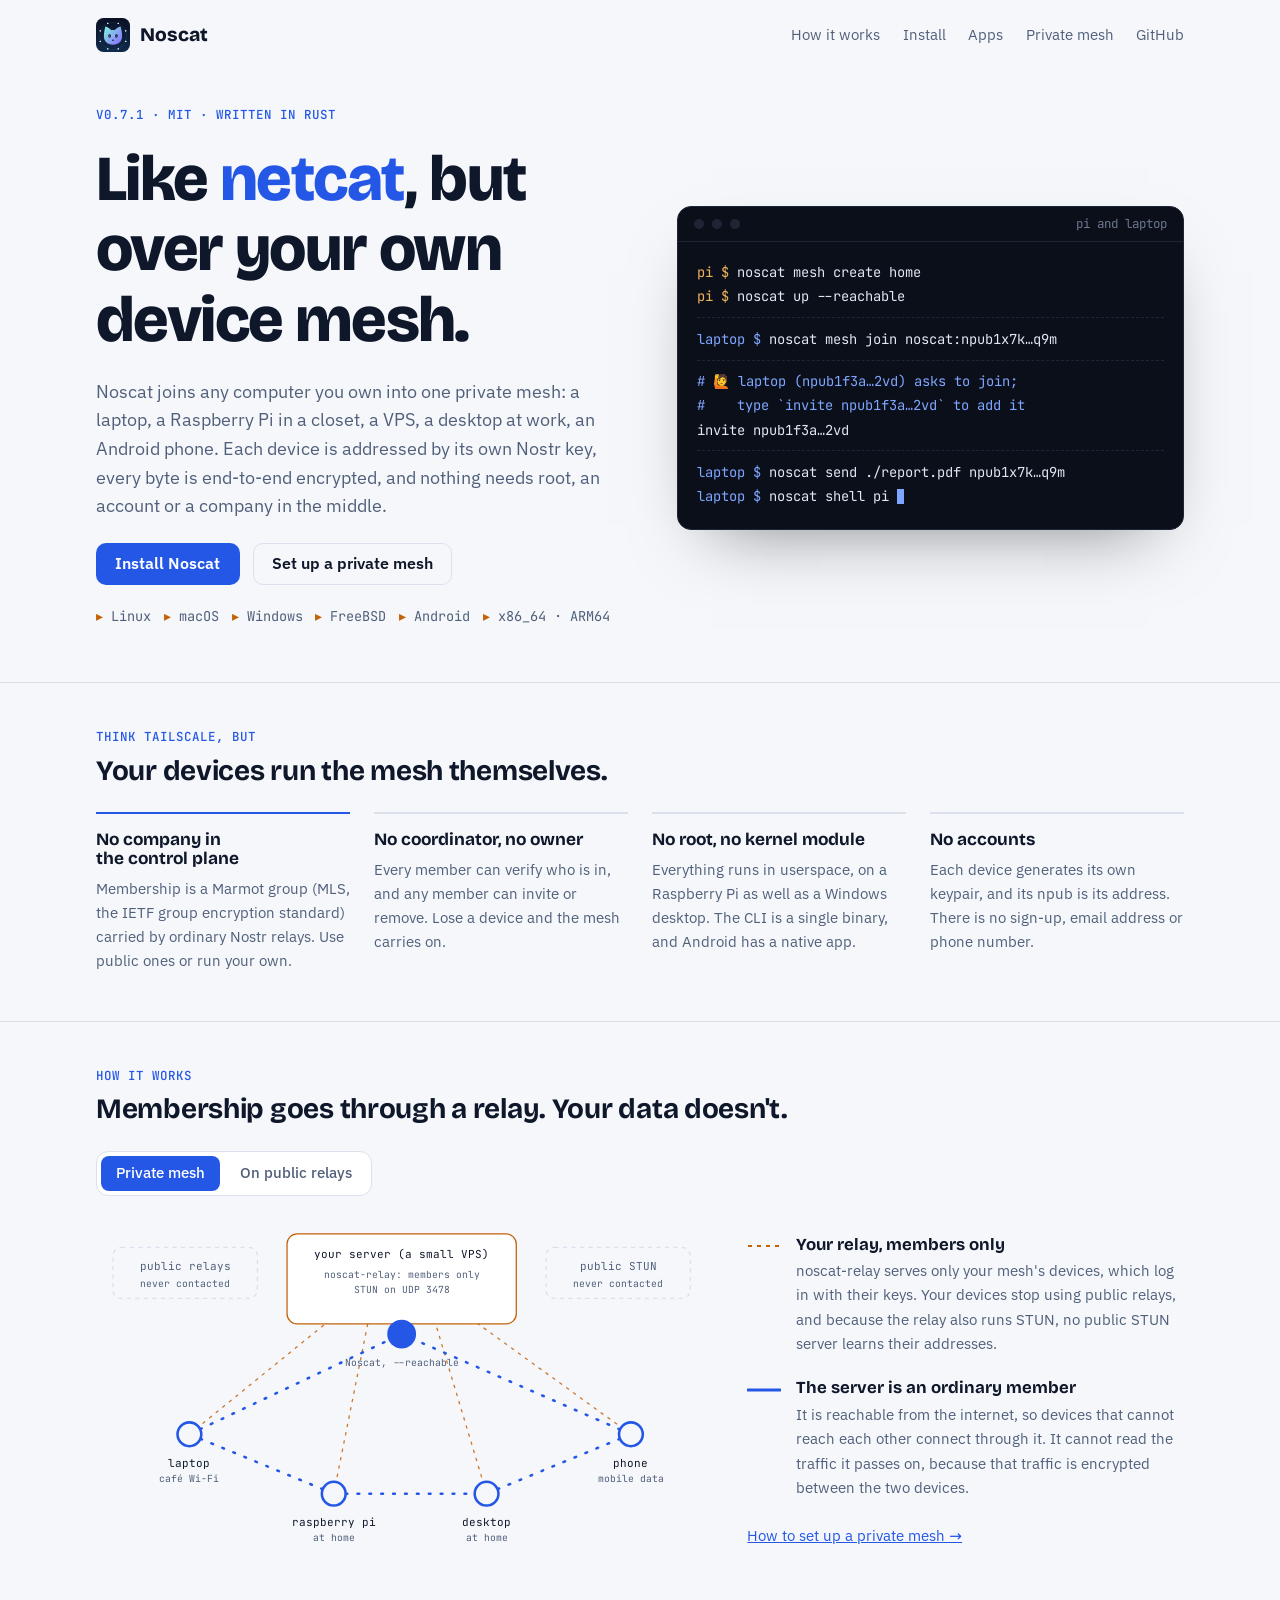
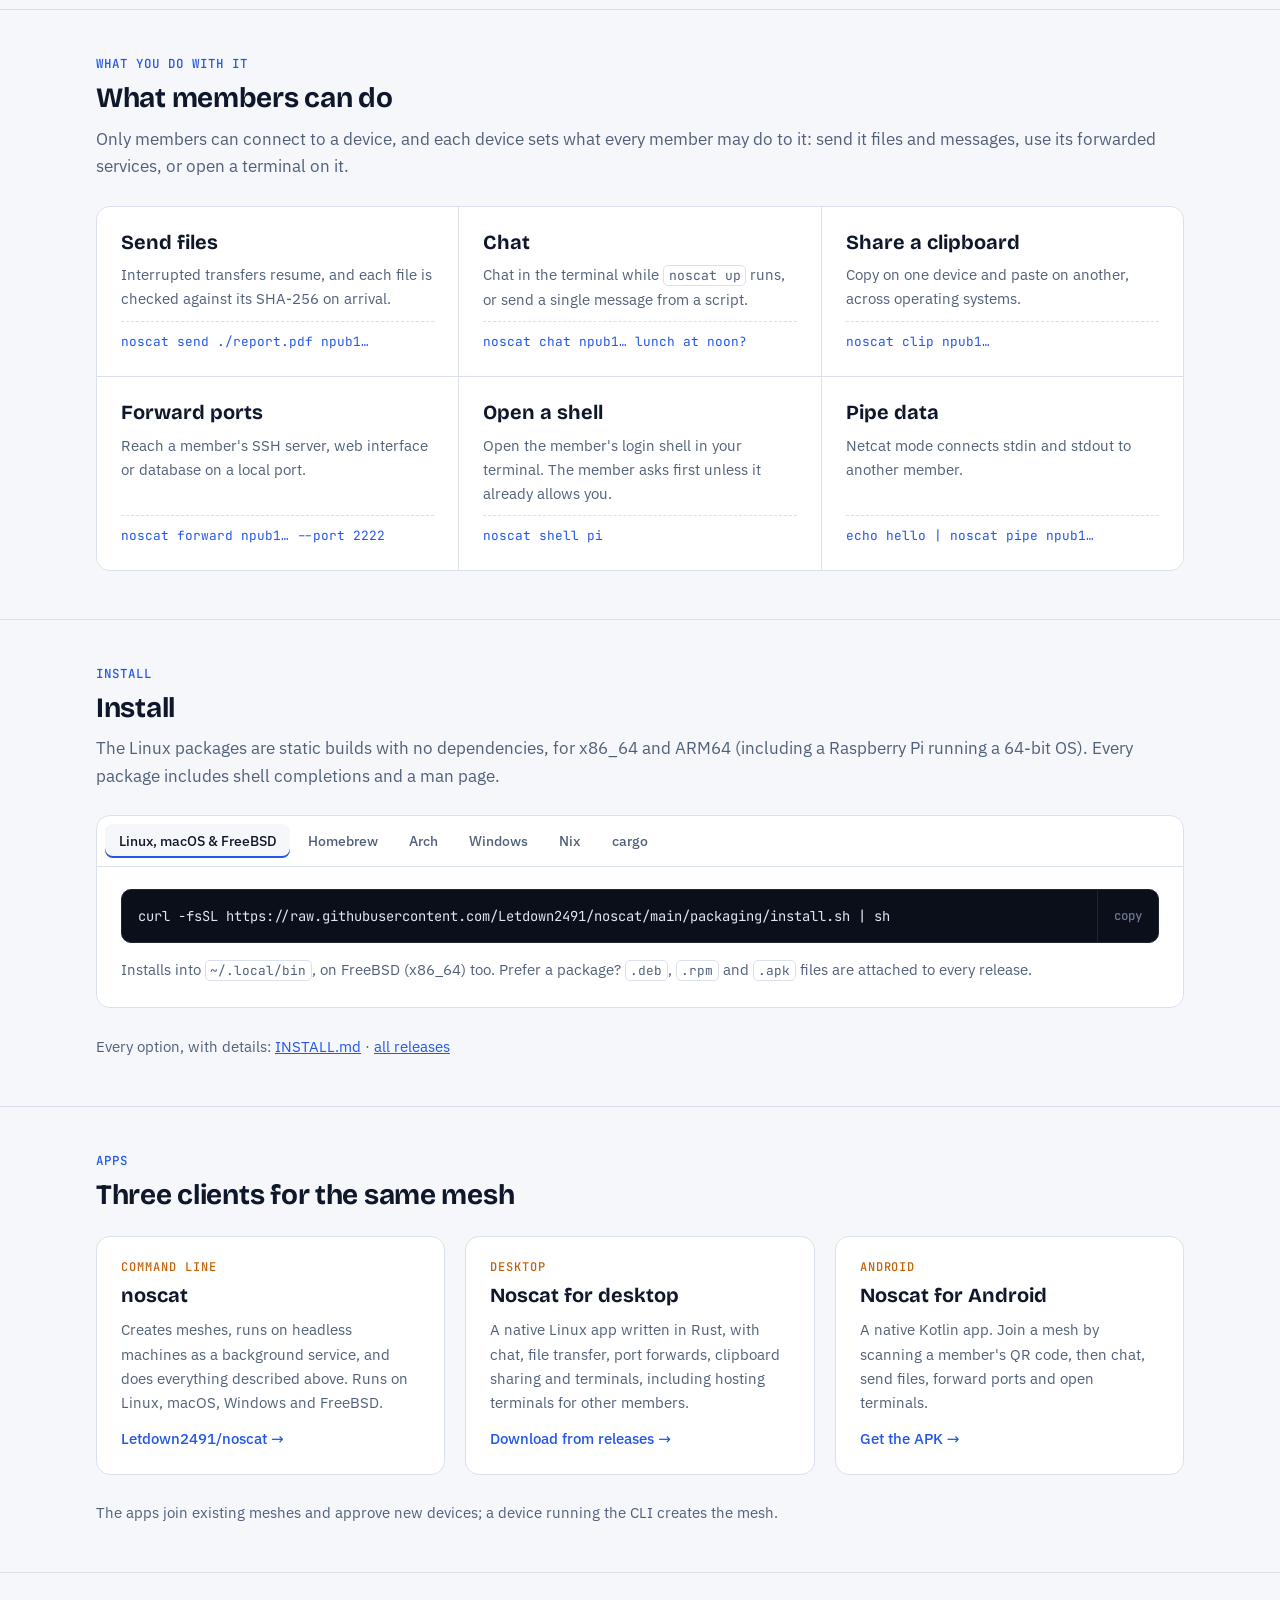
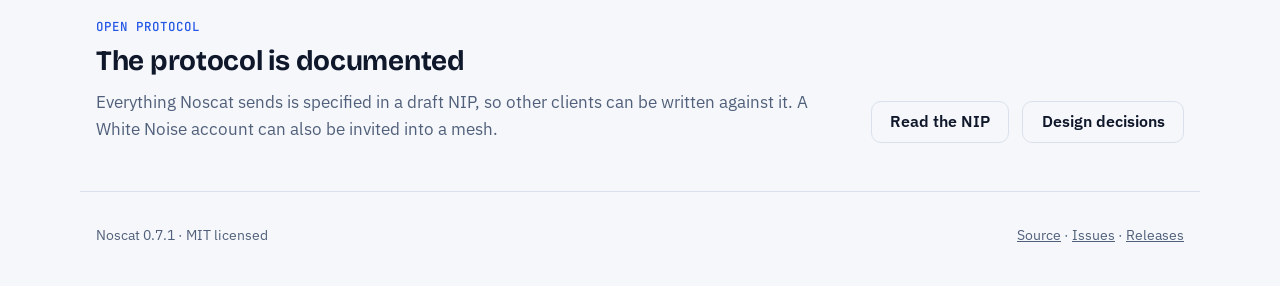
<file: index.html>
<!doctype html>
<html lang="en">
<head>
<meta charset="utf-8">
<meta name="viewport" content="width=device-width, initial-scale=1, viewport-fit=cover">
<title>Noscat: like netcat, over your own device mesh</title>
<meta name="description" content="Noscat joins your devices into a private mesh: npub-addressed, end-to-end encrypted, no root, no accounts.">
<link rel="stylesheet" href="site.css">
<link rel="icon" href="logo.svg" type="image/svg+xml">
</head>
<body>

<nav>
  <div class="wrap">
    <a class="brand" href="#top" aria-label="Noscat home"><img src="logo.svg" alt="" width="34" height="34">Noscat</a>
    <div class="navlinks">
      <a href="#how">How it works</a>
      <a href="#install">Install</a>
      <a href="#apps">Apps</a>
      <a href="private-mesh.html">Private mesh</a>
      <a href="https://github.com/Letdown2491/noscat">GitHub</a>
    </div>
  </div>
</nav>

<header class="hero" id="top">
  <div class="wrap">
    <div class="hero-copy">
      <span class="eyebrow">v0.7.1 · MIT · written in Rust</span>
      <h1>Like <span class="nc">netcat</span>, but over your own device mesh.</h1>
      <p class="lede">Noscat joins any computer you own into one private mesh: a laptop, a Raspberry Pi in a closet, a VPS, a desktop at work, an Android phone. Each device is addressed by its own Nostr key, every byte is end-to-end encrypted, and nothing needs root, an account or a company in the middle.</p>
      <div class="cta">
        <a class="btn primary" href="#install">Install Noscat</a>
        <a class="btn ghost" href="private-mesh.html">Set up a private mesh</a>
      </div>
      <div class="facts">
        <span>Linux</span><span>macOS</span><span>Windows</span><span>FreeBSD</span><span>Android</span><span>x86_64 · ARM64</span>
      </div>
    </div>

    <div class="term" role="img" aria-label="A terminal: a Raspberry Pi creates a mesh, a laptop asks to join, the Pi invites it, and the laptop sends a file and opens a shell on the Pi.">
      <div class="term-bar"><i></i><i></i><i></i><b>pi and laptop</b></div>
<pre><span class="host b">pi $</span> noscat mesh create home
<span class="host b">pi $</span> noscat up --reachable
<span class="sep"></span><span class="host">laptop $</span> noscat mesh join noscat:npub1x7k…q9m
<span class="sep"></span><span class="out"># 🙋 laptop (npub1f3a…2vd) asks to join;</span>
<span class="out">#    type `invite npub1f3a…2vd` to add it</span>
invite npub1f3a…2vd
<span class="sep"></span><span class="host">laptop $</span> noscat send ./report.pdf npub1x7k…q9m
<span class="host">laptop $</span> noscat shell pi <span class="cursor"></span></pre>
    </div>
  </div>
</header>

<section class="band">
  <div class="wrap">
    <div class="section-head">
      <span class="eyebrow">Think Tailscale, but</span>
      <h2>Your devices run the mesh themselves.</h2>
    </div>
    <div class="but">
      <div>
        <h3>No company in the control plane</h3>
        <p>Membership is a Marmot group (MLS, the IETF group encryption standard) carried by ordinary Nostr relays. Use public ones or run your own.</p>
      </div>
      <div>
        <h3>No coordinator, no owner</h3>
        <p>Every member can verify who is in, and any member can invite or remove. Lose a device and the mesh carries on.</p>
      </div>
      <div>
        <h3>No root, no kernel module</h3>
        <p>Everything runs in userspace, on a Raspberry Pi as well as a Windows desktop. The CLI is a single binary, and Android has a native app.</p>
      </div>
      <div>
        <h3>No accounts</h3>
        <p>Each device generates its own keypair, and its npub is its address. There is no sign-up, email address or phone number.</p>
      </div>
    </div>
  </div>
</section>

<section class="band" id="how">
  <div class="wrap">
    <div class="section-head">
      <span class="eyebrow">How it works</span>
      <h2>Membership goes through a relay. Your data doesn't.</h2>
    </div>
    <div class="seg" role="group" aria-label="Which mesh to show">
      <button type="button" data-show="plane-private" aria-pressed="true">Private mesh</button>
      <button type="button" data-show="plane-shared" aria-pressed="false">On public relays</button>
    </div>

    <div class="planes" id="plane-shared" hidden>
      <div class="diagram"><svg viewBox="0 0 720 380" role="img" aria-label="Three public Nostr relays above four devices. Dashed lines from devices to relays carry encrypted membership; solid lines between devices carry data directly.">
            <g>
              <rect x="40" y="24" width="190" height="44" rx="10" fill="var(--bg-2)" stroke="var(--accent-2)" stroke-opacity="0.7"/>
              <text x="135" y="51" text-anchor="middle">relay.snort.social</text>
              <rect x="265" y="24" width="190" height="44" rx="10" fill="var(--bg-2)" stroke="var(--accent-2)" stroke-opacity="0.7"/>
              <text x="360" y="51" text-anchor="middle">relay.ditto.pub</text>
              <rect x="490" y="24" width="190" height="44" rx="10" fill="var(--bg-2)" stroke="var(--accent-2)" stroke-opacity="0.7"/>
              <text x="585" y="51" text-anchor="middle">nostr.mom</text>
            </g>
            <g stroke="var(--accent-2)" stroke-width="1.5" stroke-dasharray="4 6" fill="none" stroke-opacity="0.8">
              <path d="M110 230 L135 68"/><path d="M290 300 L360 68"/><path d="M450 220 L585 68"/><path d="M450 220 L360 68"/><path d="M620 290 L585 68"/>
            </g>
            <g stroke="var(--accent)" stroke-width="3" fill="none">
              <path class="data-line" d="M110 230 L290 300"/><path class="data-line" d="M110 230 L450 220"/><path class="data-line" d="M290 300 L450 220"/><path class="data-line" d="M450 220 L620 290"/><path class="data-line" d="M290 300 L620 290"/>
            </g>
            <g>
              <circle cx="110" cy="230" r="14" fill="var(--bg)" stroke="var(--accent)" stroke-width="3"/>
              <text x="110" y="268" text-anchor="middle">laptop</text><text x="110" y="286" text-anchor="middle" class="sub">behind NAT</text>
              <circle cx="290" cy="300" r="14" fill="var(--bg)" stroke="var(--accent)" stroke-width="3"/>
              <text x="290" y="338" text-anchor="middle">phone</text><text x="290" y="356" text-anchor="middle" class="sub">on mobile data</text>
              <circle cx="450" cy="220" r="18" fill="var(--accent)"/>
              <text x="450" y="262" text-anchor="middle">raspberry pi</text><text x="450" y="280" text-anchor="middle" class="sub">--reachable</text>
              <circle cx="620" cy="290" r="14" fill="var(--bg)" stroke="var(--accent)" stroke-width="3"/>
              <text x="620" y="328" text-anchor="middle">desktop</text><text x="620" y="346" text-anchor="middle" class="sub">same LAN: mDNS</text>
            </g>
          </svg>
</div>
      <div class="legend">
        <div>
          <svg width="34" height="10" viewBox="0 0 34 10" aria-hidden="true"><line x1="1" y1="5" x2="33" y2="5" stroke="var(--accent-2)" stroke-width="2" stroke-dasharray="4 5"/></svg>
          <h3>Membership over Nostr</h3>
          <p>Invitations, removals, key packages and presence travel as MLS messages through public relays. The relays never learn who is in a mesh, what the devices are called or where they are.</p>
        </div>
        <div>
          <svg width="34" height="10" viewBox="0 0 34 10" aria-hidden="true"><line x1="1" y1="5" x2="33" y2="5" stroke="var(--accent)" stroke-width="3" stroke-linecap="round"/></svg>
          <h3>Data device to device</h3>
          <p>Files, chat and forwarded ports go over FIPS, an encrypted overlay keyed by the same identities, with QUIC streams on top. Devices behind NAT connect directly where they can and through a reachable member otherwise.</p>
        </div>
      </div>
    </div>

    <div class="planes" id="plane-private">
      <div class="diagram"><svg viewBox="0 0 720 400" role="img" aria-label="Your own server at the top runs the relay, STUN and a reachable Noscat device. Four devices below talk to it and to each other. Public relays and public STUN servers off to the sides are never contacted.">
            <g>
              <rect x="20" y="30" width="170" height="60" rx="10" fill="none" stroke="var(--line)" stroke-width="1.5" stroke-dasharray="5 5"/>
              <text x="105" y="57" text-anchor="middle" class="ghost">public relays</text>
              <text x="105" y="76" text-anchor="middle" class="sub">never contacted</text>
              <rect x="530" y="30" width="170" height="60" rx="10" fill="none" stroke="var(--line)" stroke-width="1.5" stroke-dasharray="5 5"/>
              <text x="615" y="57" text-anchor="middle" class="ghost">public STUN</text>
              <text x="615" y="76" text-anchor="middle" class="sub">never contacted</text>
            </g>
            <rect x="225" y="14" width="270" height="106" rx="12" fill="var(--bg-2)" stroke="var(--accent-2)" stroke-width="1.5"/>
            <text x="360" y="42" text-anchor="middle">your server (a small VPS)</text>
            <text x="360" y="66" text-anchor="middle" class="sub">noscat-relay: members only</text>
            <text x="360" y="84" text-anchor="middle" class="sub">STUN on UDP 3478</text>
            <g stroke="var(--accent-2)" stroke-width="1.5" stroke-dasharray="4 6" fill="none" stroke-opacity="0.85">
              <path d="M110 250 L270 120"/><path d="M280 320 L320 120"/><path d="M460 320 L400 120"/><path d="M630 250 L450 120"/>
            </g>
            <g stroke="var(--accent)" stroke-width="3" fill="none">
              <path class="data-line" d="M110 250 L360 132"/><path class="data-line" d="M630 250 L360 132"/>
              <path class="data-line" d="M110 250 L280 320"/><path class="data-line" d="M280 320 L460 320"/><path class="data-line" d="M460 320 L630 250"/>
            </g>
            <circle cx="360" cy="132" r="17" fill="var(--accent)"/>
            <text x="360" y="170" text-anchor="middle" class="sub">Noscat, --reachable</text>
            <g>
              <circle cx="110" cy="250" r="14" fill="var(--bg)" stroke="var(--accent)" stroke-width="3"/>
              <text x="110" y="288" text-anchor="middle">laptop</text><text x="110" y="306" text-anchor="middle" class="sub">café Wi-Fi</text>
              <circle cx="280" cy="320" r="14" fill="var(--bg)" stroke="var(--accent)" stroke-width="3"/>
              <text x="280" y="358" text-anchor="middle">raspberry pi</text><text x="280" y="376" text-anchor="middle" class="sub">at home</text>
              <circle cx="460" cy="320" r="14" fill="var(--bg)" stroke="var(--accent)" stroke-width="3"/>
              <text x="460" y="358" text-anchor="middle">desktop</text><text x="460" y="376" text-anchor="middle" class="sub">at home</text>
              <circle cx="630" cy="250" r="14" fill="var(--bg)" stroke="var(--accent)" stroke-width="3"/>
              <text x="630" y="288" text-anchor="middle">phone</text><text x="630" y="306" text-anchor="middle" class="sub">mobile data</text>
            </g>
          </svg>
</div>
      <div class="legend">
        <div>
          <svg width="34" height="10" viewBox="0 0 34 10" aria-hidden="true"><line x1="1" y1="5" x2="33" y2="5" stroke="var(--accent-2)" stroke-width="2" stroke-dasharray="4 5"/></svg>
          <h3>Your relay, members only</h3>
          <p>noscat-relay serves only your mesh's devices, which log in with their keys. Your devices stop using public relays, and because the relay also runs STUN, no public STUN server learns their addresses.</p>
        </div>
        <div>
          <svg width="34" height="10" viewBox="0 0 34 10" aria-hidden="true"><line x1="1" y1="5" x2="33" y2="5" stroke="var(--accent)" stroke-width="3" stroke-linecap="round"/></svg>
          <h3>The server is an ordinary member</h3>
          <p>It is reachable from the internet, so devices that cannot reach each other connect through it. It cannot read the traffic it passes on, because that traffic is encrypted between the two devices.</p>
        </div>
        <p class="more"><a href="private-mesh.html">How to set up a private mesh →</a></p>
      </div>
    </div>
  </div>
</section>

<section class="band">
  <div class="wrap">
    <div class="section-head">
      <span class="eyebrow">What you do with it</span>
      <h2>What members can do</h2>
      <p class="lede">Only members can connect to a device, and each device sets what every member may do to it: send it files and messages, use its forwarded services, or open a terminal on it.</p>
    </div>
    <div class="verbs">
      <div class="verb"><h3>Send files</h3><p>Interrupted transfers resume, and each file is checked against its SHA-256 on arrival.</p><code>noscat send ./report.pdf npub1…</code></div>
      <div class="verb"><h3>Chat</h3><p>Chat in the terminal while <code>noscat up</code> runs, or send a single message from a script.</p><code>noscat chat npub1… lunch at noon?</code></div>
      <div class="verb"><h3>Share a clipboard</h3><p>Copy on one device and paste on another, across operating systems.</p><code>noscat clip npub1…</code></div>
      <div class="verb"><h3>Forward ports</h3><p>Reach a member's SSH server, web interface or database on a local port.</p><code>noscat forward npub1… --port 2222</code></div>
      <div class="verb"><h3>Open a shell</h3><p>Open the member's login shell in your terminal. The member asks first unless it already allows you.</p><code>noscat shell pi</code></div>
      <div class="verb"><h3>Pipe data</h3><p>Netcat mode connects stdin and stdout to another member.</p><code>echo hello | noscat pipe npub1…</code></div>
    </div>
  </div>
</section>

<section class="band" id="install">
  <div class="wrap">
    <div class="section-head">
      <span class="eyebrow">Install</span>
      <h2>Install</h2>
      <p class="lede">The Linux packages are static builds with no dependencies, for x86_64 and ARM64 (including a Raspberry Pi running a 64-bit OS). Every package includes shell completions and a man page.</p>
    </div>
    <div class="install">
      <div class="tabs" role="tablist" aria-label="Install method">
        <button role="tab" id="tab-script" aria-selected="true" aria-controls="p-script">Linux, macOS &amp; FreeBSD</button>
        <button role="tab" id="tab-brew" aria-selected="false" aria-controls="p-brew">Homebrew</button>
        <button role="tab" id="tab-arch" aria-selected="false" aria-controls="p-arch">Arch</button>
        <button role="tab" id="tab-win" aria-selected="false" aria-controls="p-win">Windows</button>
        <button role="tab" id="tab-nix" aria-selected="false" aria-controls="p-nix">Nix</button>
        <button role="tab" id="tab-cargo" aria-selected="false" aria-controls="p-cargo">cargo</button>
      </div>
      <div class="panel" role="tabpanel" id="p-script" aria-labelledby="tab-script">
        <div class="snippet"><pre>curl -fsSL https://raw.githubusercontent.com/Letdown2491/noscat/main/packaging/install.sh | sh</pre><button type="button">copy</button></div>
        <p>Installs into <code>~/.local/bin</code>, on FreeBSD (x86_64) too. Prefer a package? <code>.deb</code>, <code>.rpm</code> and <code>.apk</code> files are attached to every release.</p>
      </div>
      <div class="panel" role="tabpanel" id="p-brew" aria-labelledby="tab-brew" hidden>
        <div class="snippet"><pre>brew install Letdown2491/tap/noscat</pre><button type="button">copy</button></div>
        <p>macOS (Intel and Apple Silicon) and Linux, with prebuilt bottles. <code>brew services start noscat</code> keeps it running.</p>
      </div>
      <div class="panel" role="tabpanel" id="p-arch" aria-labelledby="tab-arch" hidden>
        <div class="snippet"><pre>[noscat]
SigLevel = Never
Server = https://nos.cat/x86_64</pre><button type="button">copy</button></div>
        <p>Add to <code>/etc/pacman.conf</code> (use <code>aarch64</code> on ARM), then <code>pacman -Sy noscat</code>. Upgrades arrive with <code>pacman -Syu</code>.</p>
      </div>
      <div class="panel" role="tabpanel" id="p-win" aria-labelledby="tab-win" hidden>
        <div class="snippet"><pre>scoop bucket add letdown2491 https://github.com/Letdown2491/scoop-bucket
scoop install noscat</pre><button type="button">copy</button></div>
        <p>Or grab the zip from the release page. winget support is in community review.</p>
      </div>
      <div class="panel" role="tabpanel" id="p-nix" aria-labelledby="tab-nix" hidden>
        <div class="snippet"><pre>nix run github:Letdown2491/noscat</pre><button type="button">copy</button></div>
        <p>Linux and macOS, x86_64 and aarch64. Builds <code>main</code>; add <code>?ref=v0.7.1</code> for the release.</p>
      </div>
      <div class="panel" role="tabpanel" id="p-cargo" aria-labelledby="tab-cargo" hidden>
        <div class="snippet"><pre>cargo install --locked noscat</pre><button type="button">copy</button></div>
        <p>Any platform with a Rust toolchain. On FreeBSD use the release binary (the script above) until an upstream fix lands; INSTALL.md shows how to build there. OpenBSD and NetBSD do not build yet.</p>
      </div>
    </div>
    <p class="more">Every option, with details: <a href="https://github.com/Letdown2491/noscat/blob/main/INSTALL.md">INSTALL.md</a> · <a href="https://github.com/Letdown2491/noscat/releases">all releases</a></p>
  </div>
</section>

<section class="band" id="apps">
  <div class="wrap">
    <div class="section-head">
      <span class="eyebrow">Apps</span>
      <h2>Three clients for the same mesh</h2>
    </div>
    <div class="apps">
      <div class="app">
        <span class="kind">Command line</span>
        <h3>noscat</h3>
        <p>Creates meshes, runs on headless machines as a background service, and does everything described above. Runs on Linux, macOS, Windows and FreeBSD.</p>
        <a href="https://github.com/Letdown2491/noscat">Letdown2491/noscat →</a>
      </div>
      <div class="app">
        <span class="kind">Desktop</span>
        <h3>Noscat for desktop</h3>
        <p>A native Linux app written in Rust, with chat, file transfer, port forwards, clipboard sharing and terminals, including hosting terminals for other members.</p>
        <a href="https://github.com/Letdown2491/noscat-desktop/releases">Download from releases →</a>
      </div>
      <div class="app">
        <span class="kind">Android</span>
        <h3>Noscat for Android</h3>
        <p>A native Kotlin app. Join a mesh by scanning a member's QR code, then chat, send files, forward ports and open terminals.</p>
        <a href="https://github.com/Letdown2491/noscat-android/releases">Get the APK →</a>
      </div>
    </div>
    <p class="note">The apps join existing meshes and approve new devices; a device running the CLI creates the mesh.</p>
  </div>
</section>

<section class="band">
  <div class="wrap proto">
    <div class="section-head">
      <span class="eyebrow">Open protocol</span>
      <h2>The protocol is documented</h2>
      <p class="lede">Everything Noscat sends is specified in a draft NIP, so other clients can be written against it. A White Noise account can also be invited into a mesh.</p>
    </div>
    <div class="cta">
      <a class="btn ghost" href="https://github.com/Letdown2491/noscat/blob/main/docs/nip-noscat.md">Read the NIP</a>
      <a class="btn ghost" href="https://github.com/Letdown2491/noscat/tree/main/docs/adr">Design decisions</a>
    </div>
  </div>
</section>

<footer>
  <div class="wrap">
    <span>Noscat 0.7.1 · MIT licensed</span>
    <span><a href="https://github.com/Letdown2491/noscat">Source</a> · <a href="https://github.com/Letdown2491/noscat/issues">Issues</a> · <a href="https://github.com/Letdown2491/noscat/releases">Releases</a></span>
  </div>
</footer>

<script src="site.js"></script>
</body>
</html>
</file>
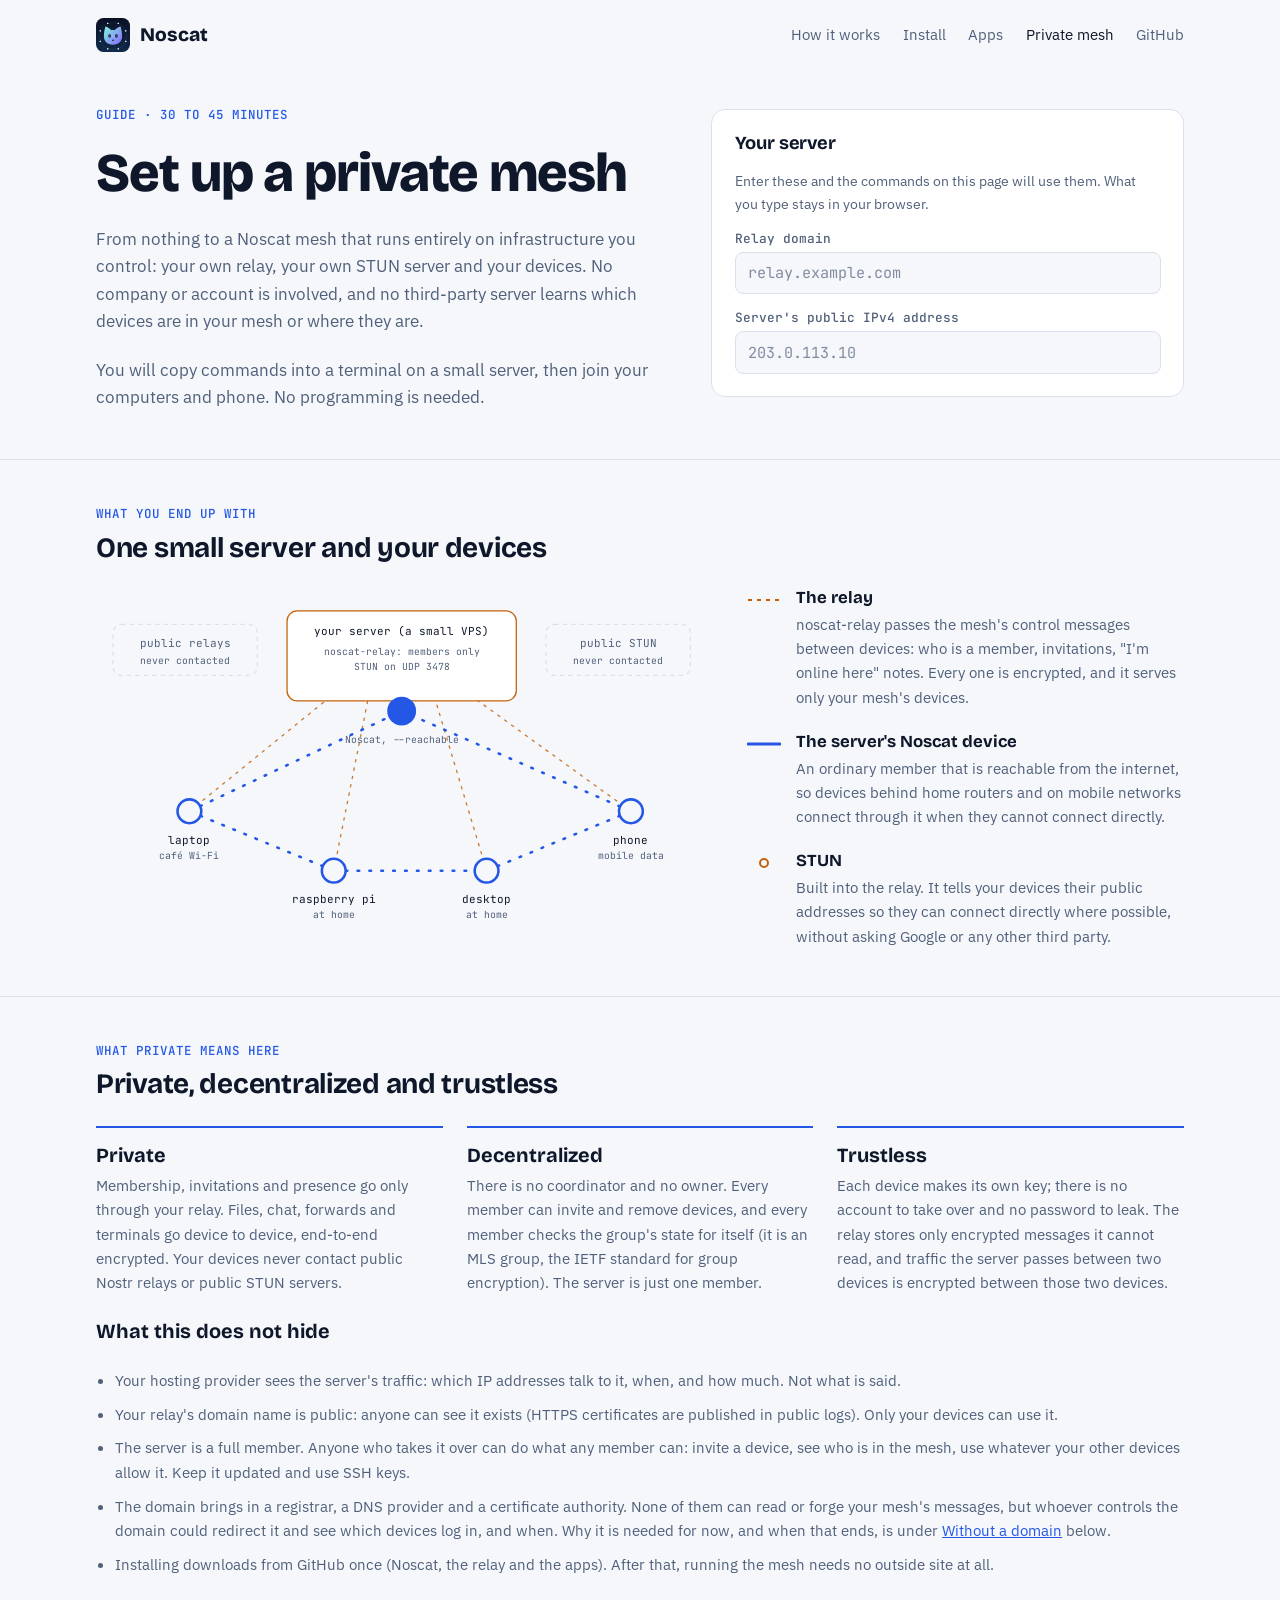
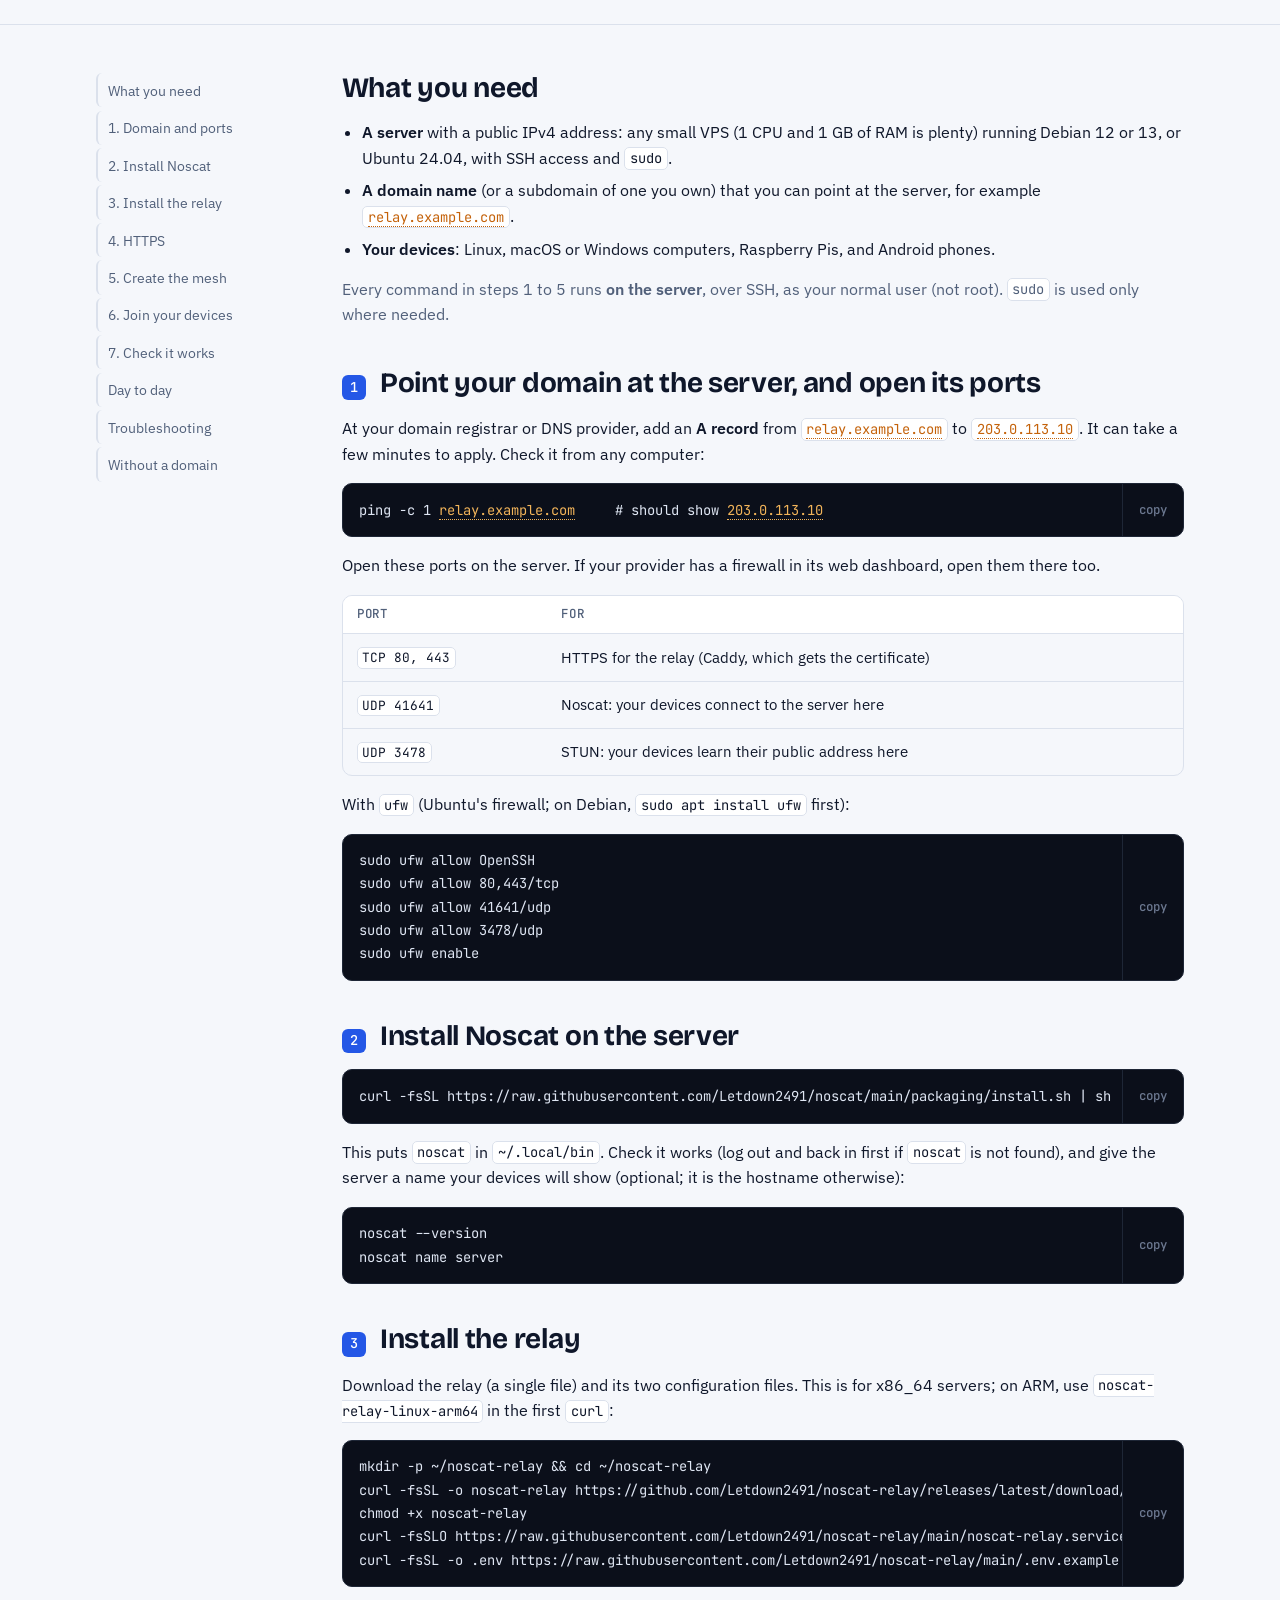
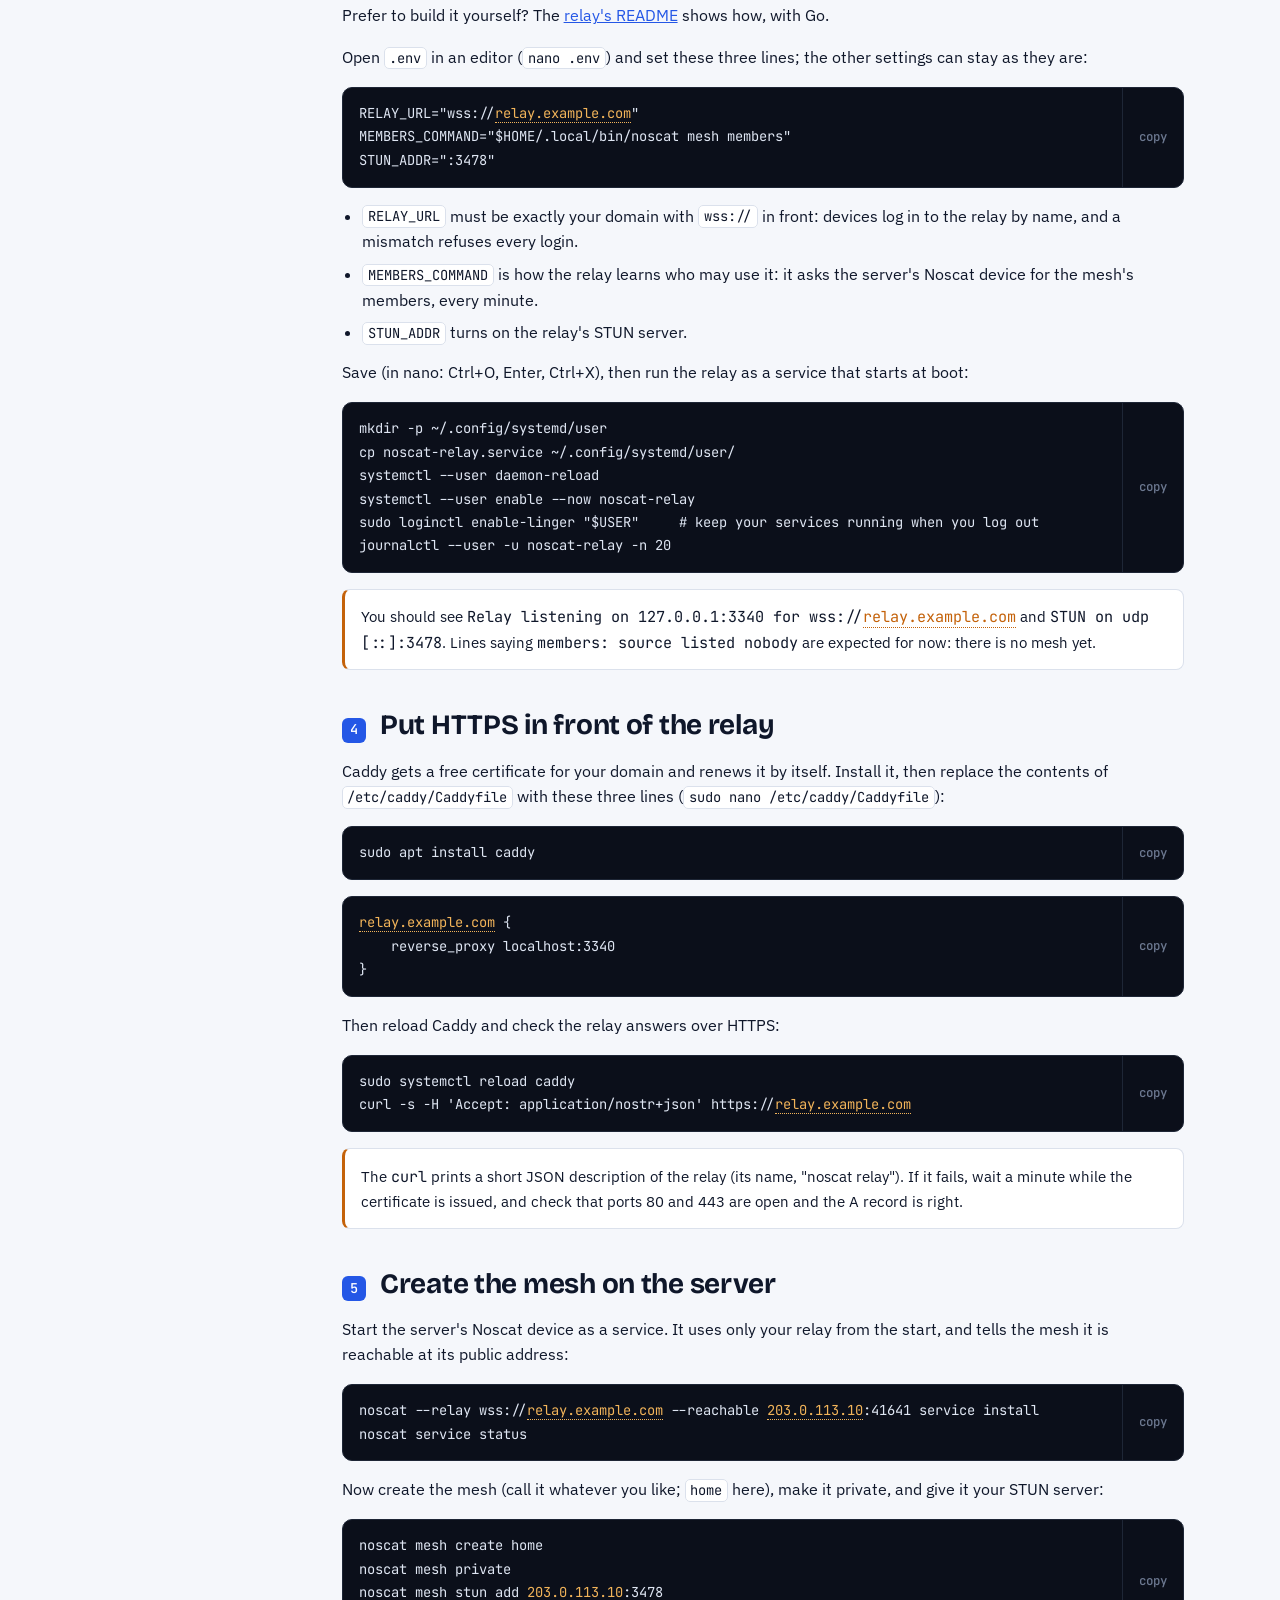
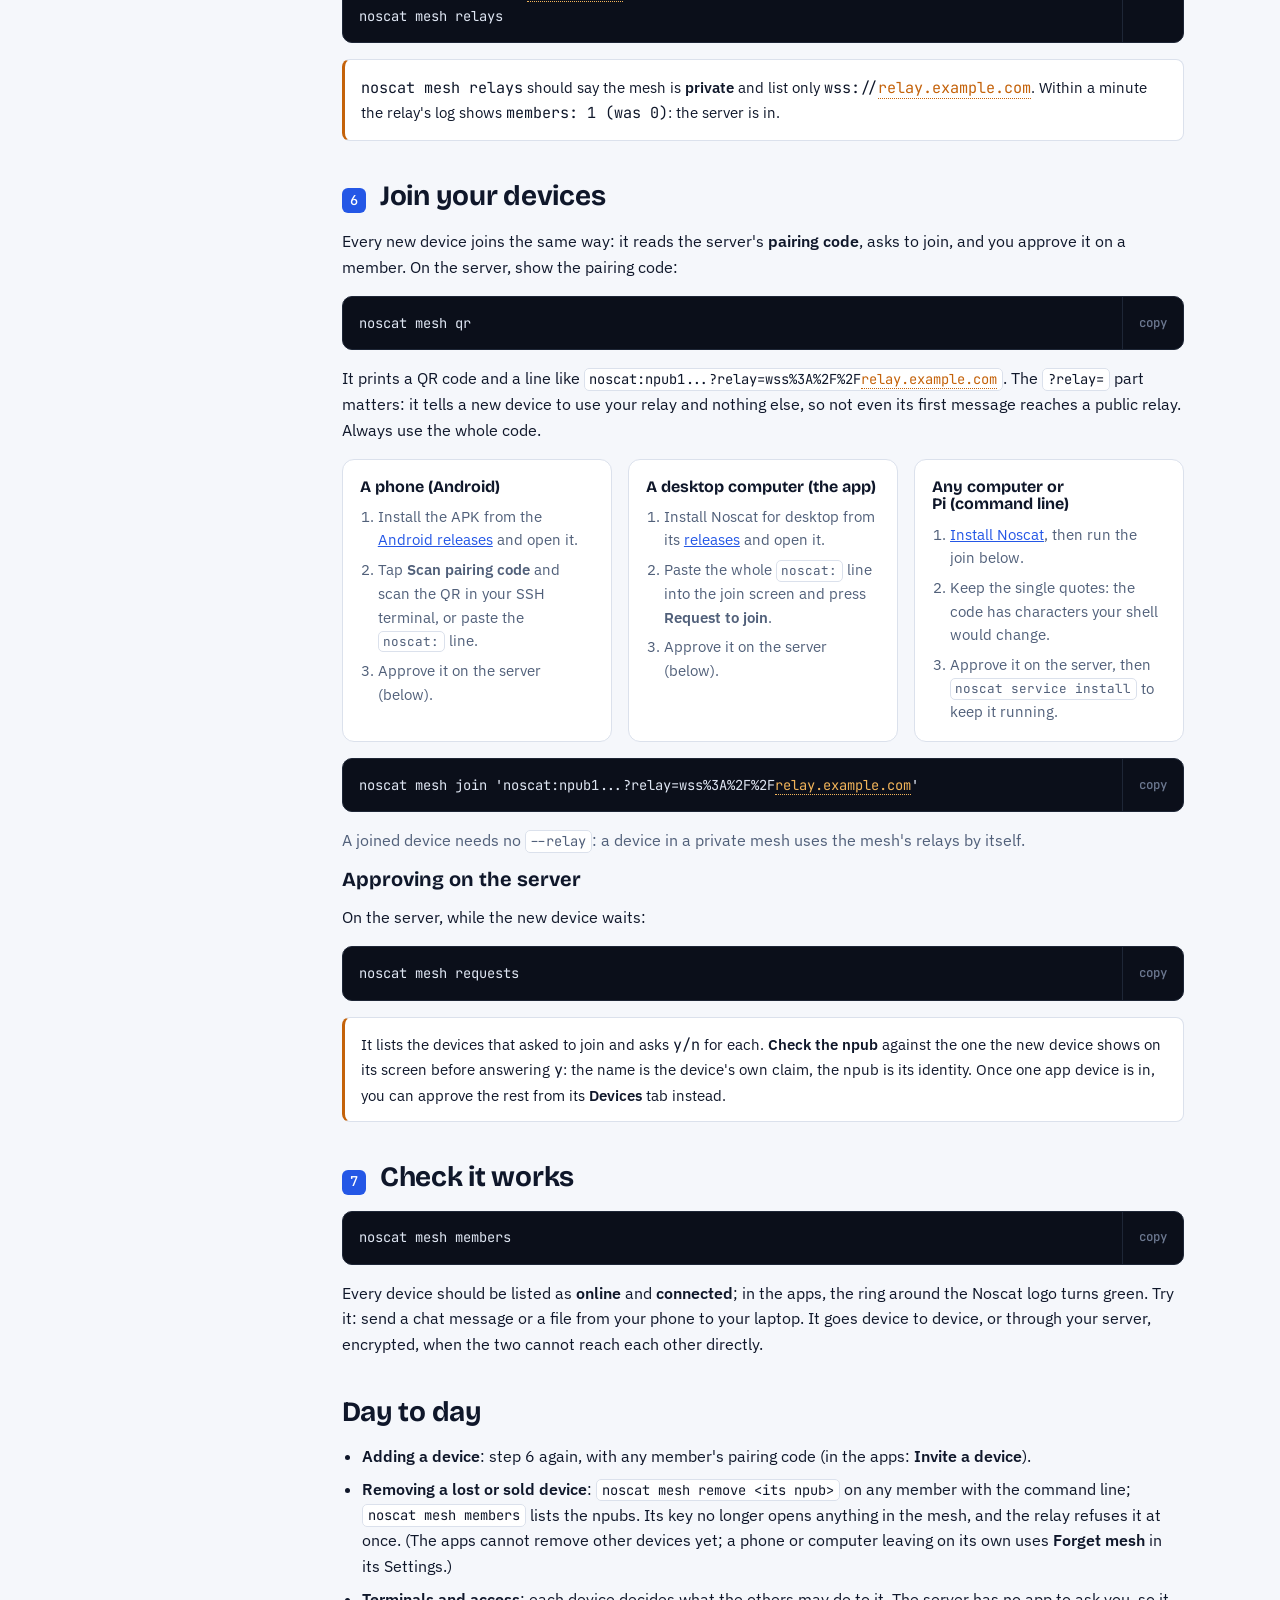
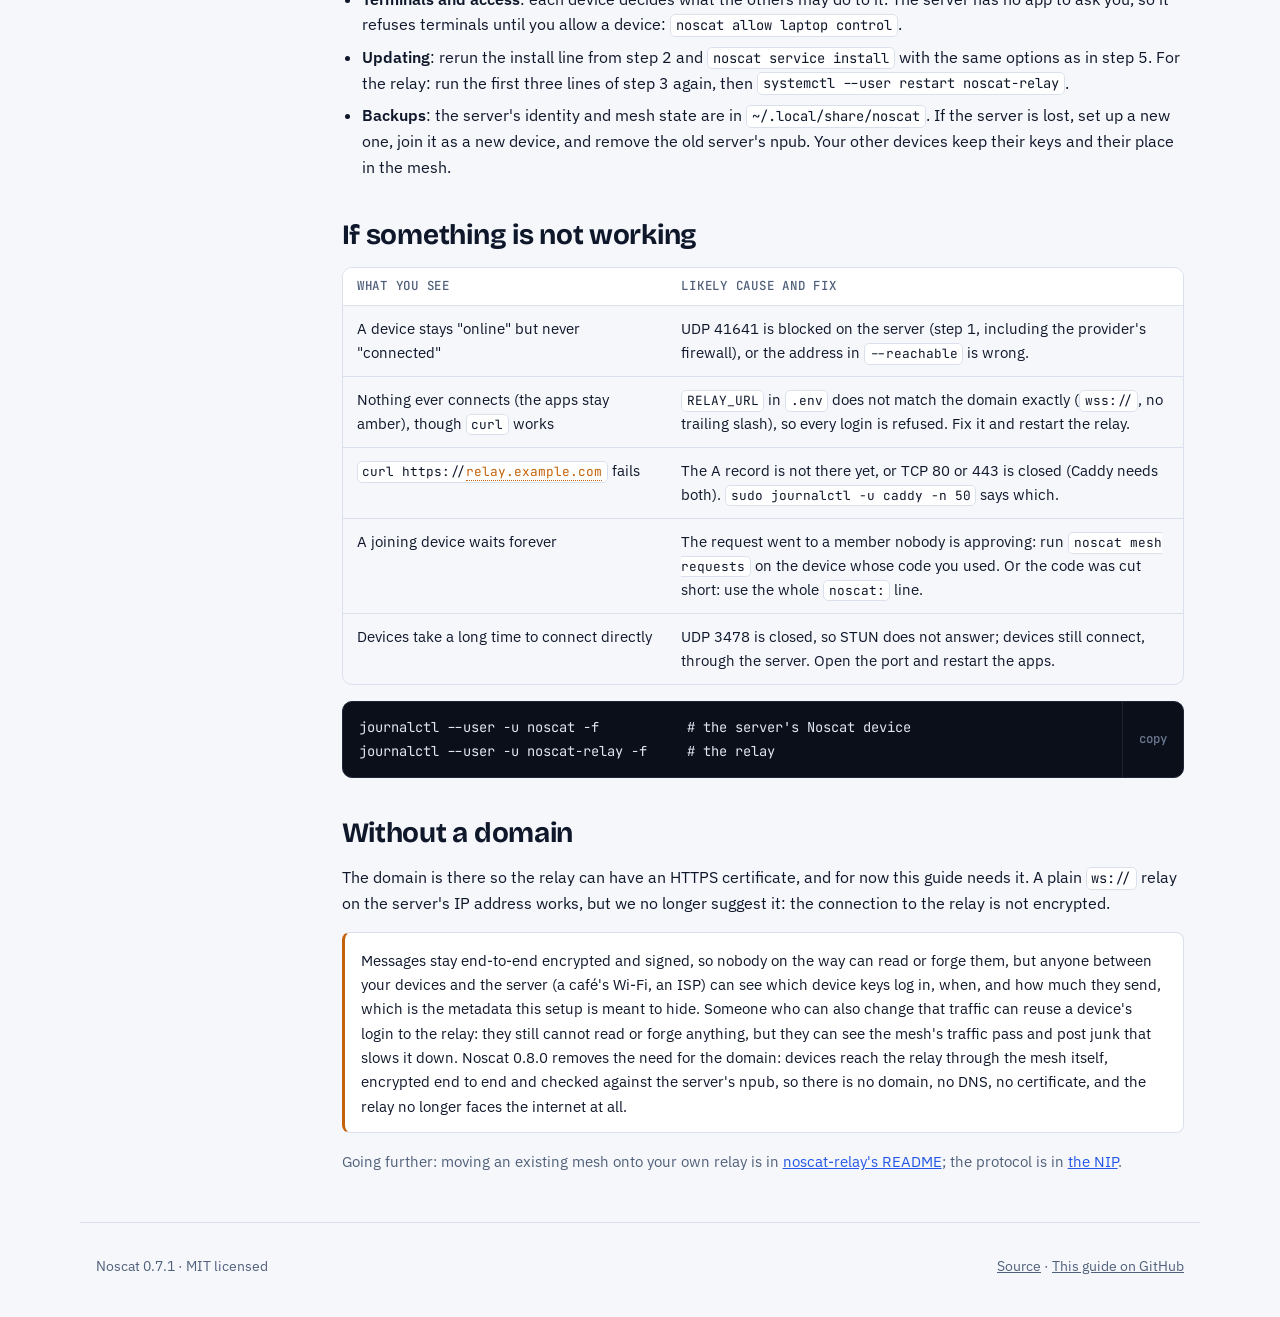
<file: private-mesh.html>
<!doctype html>
<html lang="en">
<head>
<meta charset="utf-8">
<meta name="viewport" content="width=device-width, initial-scale=1, viewport-fit=cover">
<title>Private mesh guide · Noscat</title>
<meta name="description" content="Set up a Noscat mesh that runs entirely on infrastructure you control: your own relay, your own STUN server, and your devices.">
<link rel="stylesheet" href="site.css">
<link rel="icon" href="logo.svg" type="image/svg+xml">
</head>
<body>

<nav>
  <div class="wrap">
    <a class="brand" href="./" aria-label="Noscat home"><img src="logo.svg" alt="" width="34" height="34">Noscat</a>
    <div class="navlinks">
      <a href="./#how">How it works</a>
      <a href="./#install">Install</a>
      <a href="./#apps">Apps</a>
      <a href="private-mesh.html" aria-current="page">Private mesh</a>
      <a href="https://github.com/Letdown2491/noscat">GitHub</a>
    </div>
  </div>
</nav>

<header class="guide-hero">
  <div class="wrap">
    <div class="hero-copy">
      <span class="eyebrow">Guide · 30 to 45 minutes</span>
      <h1>Set up a private mesh</h1>
      <p class="lede">From nothing to a Noscat mesh that runs entirely on infrastructure you control: your own relay, your own STUN server and your devices. No company or account is involved, and no third-party server learns which devices are in your mesh or where they are.</p>
      <p class="lede">You will copy commands into a terminal on a small server, then join your computers and phone. No programming is needed.</p>
    </div>
    <form class="yours" id="yours" autocomplete="off" onsubmit="return false">
      <h2>Your server</h2>
      <p>Enter these and the commands on this page will use them. What you type stays in your browser.</p>
      <div class="field">
        <label for="in-domain">Relay domain</label>
        <input id="in-domain" type="text" inputmode="url" placeholder="relay.example.com" spellcheck="false">
      </div>
      <div class="field">
        <label for="in-ip">Server's public IPv4 address</label>
        <input id="in-ip" type="text" inputmode="decimal" placeholder="203.0.113.10" spellcheck="false">
      </div>
    </form>
  </div>
</header>

<section class="band">
  <div class="wrap">
    <div class="section-head">
      <span class="eyebrow">What you end up with</span>
      <h2>One small server and your devices</h2>
    </div>
    <div class="planes">
      <div class="diagram"><svg viewBox="0 0 720 400" role="img" aria-label="Your own server at the top runs the relay, STUN and a reachable Noscat device. Four devices below talk to it and to each other. Public relays and public STUN servers off to the sides are never contacted.">
            <g>
              <rect x="20" y="30" width="170" height="60" rx="10" fill="none" stroke="var(--line)" stroke-width="1.5" stroke-dasharray="5 5"/>
              <text x="105" y="57" text-anchor="middle" class="ghost">public relays</text>
              <text x="105" y="76" text-anchor="middle" class="sub">never contacted</text>
              <rect x="530" y="30" width="170" height="60" rx="10" fill="none" stroke="var(--line)" stroke-width="1.5" stroke-dasharray="5 5"/>
              <text x="615" y="57" text-anchor="middle" class="ghost">public STUN</text>
              <text x="615" y="76" text-anchor="middle" class="sub">never contacted</text>
            </g>
            <rect x="225" y="14" width="270" height="106" rx="12" fill="var(--bg-2)" stroke="var(--accent-2)" stroke-width="1.5"/>
            <text x="360" y="42" text-anchor="middle">your server (a small VPS)</text>
            <text x="360" y="66" text-anchor="middle" class="sub">noscat-relay: members only</text>
            <text x="360" y="84" text-anchor="middle" class="sub">STUN on UDP 3478</text>
            <g stroke="var(--accent-2)" stroke-width="1.5" stroke-dasharray="4 6" fill="none" stroke-opacity="0.85">
              <path d="M110 250 L270 120"/><path d="M280 320 L320 120"/><path d="M460 320 L400 120"/><path d="M630 250 L450 120"/>
            </g>
            <g stroke="var(--accent)" stroke-width="3" fill="none">
              <path class="data-line" d="M110 250 L360 132"/><path class="data-line" d="M630 250 L360 132"/>
              <path class="data-line" d="M110 250 L280 320"/><path class="data-line" d="M280 320 L460 320"/><path class="data-line" d="M460 320 L630 250"/>
            </g>
            <circle cx="360" cy="132" r="17" fill="var(--accent)"/>
            <text x="360" y="170" text-anchor="middle" class="sub">Noscat, --reachable</text>
            <g>
              <circle cx="110" cy="250" r="14" fill="var(--bg)" stroke="var(--accent)" stroke-width="3"/>
              <text x="110" y="288" text-anchor="middle">laptop</text><text x="110" y="306" text-anchor="middle" class="sub">café Wi-Fi</text>
              <circle cx="280" cy="320" r="14" fill="var(--bg)" stroke="var(--accent)" stroke-width="3"/>
              <text x="280" y="358" text-anchor="middle">raspberry pi</text><text x="280" y="376" text-anchor="middle" class="sub">at home</text>
              <circle cx="460" cy="320" r="14" fill="var(--bg)" stroke="var(--accent)" stroke-width="3"/>
              <text x="460" y="358" text-anchor="middle">desktop</text><text x="460" y="376" text-anchor="middle" class="sub">at home</text>
              <circle cx="630" cy="250" r="14" fill="var(--bg)" stroke="var(--accent)" stroke-width="3"/>
              <text x="630" y="288" text-anchor="middle">phone</text><text x="630" y="306" text-anchor="middle" class="sub">mobile data</text>
            </g>
          </svg>
</div>
      <div class="legend">
        <div>
          <svg width="34" height="10" viewBox="0 0 34 10" aria-hidden="true"><line x1="1" y1="5" x2="33" y2="5" stroke="var(--accent-2)" stroke-width="2" stroke-dasharray="4 5"/></svg>
          <h3>The relay</h3>
          <p>noscat-relay passes the mesh's control messages between devices: who is a member, invitations, "I'm online here" notes. Every one is encrypted, and it serves only your mesh's devices.</p>
        </div>
        <div>
          <svg width="34" height="10" viewBox="0 0 34 10" aria-hidden="true"><line x1="1" y1="5" x2="33" y2="5" stroke="var(--accent)" stroke-width="3" stroke-linecap="round"/></svg>
          <h3>The server's Noscat device</h3>
          <p>An ordinary member that is reachable from the internet, so devices behind home routers and on mobile networks connect through it when they cannot connect directly.</p>
        </div>
        <div>
          <svg width="34" height="10" viewBox="0 0 34 10" aria-hidden="true"><circle cx="17" cy="5" r="4" fill="none" stroke="var(--accent-2)" stroke-width="2"/></svg>
          <h3>STUN</h3>
          <p>Built into the relay. It tells your devices their public addresses so they can connect directly where possible, without asking Google or any other third party.</p>
        </div>
      </div>
    </div>
  </div>
</section>

<section class="band">
  <div class="wrap">
    <div class="section-head">
      <span class="eyebrow">What private means here</span>
      <h2>Private, decentralized and trustless</h2>
    </div>
    <div class="trio">
      <div><h3>Private</h3><p>Membership, invitations and presence go only through your relay. Files, chat, forwards and terminals go device to device, end-to-end encrypted. Your devices never contact public Nostr relays or public STUN servers.</p></div>
      <div><h3>Decentralized</h3><p>There is no coordinator and no owner. Every member can invite and remove devices, and every member checks the group's state for itself (it is an MLS group, the IETF standard for group encryption). The server is just one member.</p></div>
      <div><h3>Trustless</h3><p>Each device makes its own key; there is no account to take over and no password to leak. The relay stores only encrypted messages it cannot read, and traffic the server passes between two devices is encrypted between those two devices.</p></div>
    </div>
    <div class="section-head">
      <h3>What this does not hide</h3>
    </div>
    <ul class="edges">
      <li>Your hosting provider sees the server's traffic: which IP addresses talk to it, when, and how much. Not what is said.</li>
      <li>Your relay's domain name is public: anyone can see it exists (HTTPS certificates are published in public logs). Only your devices can use it.</li>
      <li>The server is a full member. Anyone who takes it over can do what any member can: invite a device, see who is in the mesh, use whatever your other devices allow it. Keep it updated and use SSH keys.</li>
      <li>The domain brings in a registrar, a DNS provider and a certificate authority. None of them can read or forge your mesh's messages, but whoever controls the domain could redirect it and see which devices log in, and when. Why it is needed for now, and when that ends, is under <a href="#no-domain" style="color: var(--accent)">Without a domain</a> below.</li>
      <li>Installing downloads from GitHub once (Noscat, the relay and the apps). After that, running the mesh needs no outside site at all.</li>
    </ul>
  </div>
</section>

<section class="band">
  <div class="wrap guide">
    <aside class="toc" aria-label="Steps">
      <a href="#need">What you need</a>
      <a href="#s1">1. Domain and ports</a>
      <a href="#s2">2. Install Noscat</a>
      <a href="#s3">3. Install the relay</a>
      <a href="#s4">4. HTTPS</a>
      <a href="#s5">5. Create the mesh</a>
      <a href="#s6">6. Join your devices</a>
      <a href="#s7">7. Check it works</a>
      <a href="#daily">Day to day</a>
      <a href="#trouble">Troubleshooting</a>
      <a href="#no-domain">Without a domain</a>
    </aside>

    <div class="steps">
      <div class="step" id="need">
        <h2>What you need</h2>
        <div class="prose">
          <ul>
            <li><strong>A server</strong> with a public IPv4 address: any small VPS (1 CPU and 1 GB of RAM is plenty) running Debian 12 or 13, or Ubuntu 24.04, with SSH access and <code>sudo</code>.</li>
            <li><strong>A domain name</strong> (or a subdomain of one you own) that you can point at the server, for example <code>relay.example.com</code>.</li>
            <li><strong>Your devices</strong>: Linux, macOS or Windows computers, Raspberry Pis, and Android phones.</li>
          </ul>
          <p class="muted">Every command in steps 1 to 5 runs <strong>on the server</strong>, over SSH, as your normal user (not root). <code>sudo</code> is used only where needed.</p>
        </div>
      </div>

      <div class="step" id="s1">
        <div class="step-head"><span class="step-num">1</span><h2>Point your domain at the server, and open its ports</h2></div>
        <div class="prose">
          <p>At your domain registrar or DNS provider, add an <strong>A record</strong> from <code>relay.example.com</code> to <code>203.0.113.10</code>. It can take a few minutes to apply. Check it from any computer:</p>
        </div>
        <div class="snippet"><pre>ping -c 1 relay.example.com     # should show 203.0.113.10</pre><button type="button">copy</button></div>
        <div class="prose"><p>Open these ports on the server. If your provider has a firewall in its web dashboard, open them there too.</p></div>
        <div class="tablebox"><table>
          <thead><tr><th>Port</th><th>For</th></tr></thead>
          <tbody>
            <tr><td><code>TCP 80, 443</code></td><td>HTTPS for the relay (Caddy, which gets the certificate)</td></tr>
            <tr><td><code>UDP 41641</code></td><td>Noscat: your devices connect to the server here</td></tr>
            <tr><td><code>UDP 3478</code></td><td>STUN: your devices learn their public address here</td></tr>
          </tbody>
        </table></div>
        <div class="prose"><p>With <code>ufw</code> (Ubuntu's firewall; on Debian, <code>sudo apt install ufw</code> first):</p></div>
        <div class="snippet"><pre>sudo ufw allow OpenSSH
sudo ufw allow 80,443/tcp
sudo ufw allow 41641/udp
sudo ufw allow 3478/udp
sudo ufw enable</pre><button type="button">copy</button></div>
      </div>

      <div class="step" id="s2">
        <div class="step-head"><span class="step-num">2</span><h2>Install Noscat on the server</h2></div>
        <div class="snippet"><pre>curl -fsSL https://raw.githubusercontent.com/Letdown2491/noscat/main/packaging/install.sh | sh</pre><button type="button">copy</button></div>
        <div class="prose"><p>This puts <code>noscat</code> in <code>~/.local/bin</code>. Check it works (log out and back in first if <code>noscat</code> is not found), and give the server a name your devices will show (optional; it is the hostname otherwise):</p></div>
        <div class="snippet"><pre>noscat --version
noscat name server</pre><button type="button">copy</button></div>
      </div>

      <div class="step" id="s3">
        <div class="step-head"><span class="step-num">3</span><h2>Install the relay</h2></div>
        <div class="prose"><p>Download the relay (a single file) and its two configuration files. This is for x86_64 servers; on ARM, use <code>noscat-relay-linux-arm64</code> in the first <code>curl</code>:</p></div>
        <div class="snippet"><pre>mkdir -p ~/noscat-relay && cd ~/noscat-relay
curl -fsSL -o noscat-relay https://github.com/Letdown2491/noscat-relay/releases/latest/download/noscat-relay-linux-amd64
chmod +x noscat-relay
curl -fsSLO https://raw.githubusercontent.com/Letdown2491/noscat-relay/main/noscat-relay.service
curl -fsSL -o .env https://raw.githubusercontent.com/Letdown2491/noscat-relay/main/.env.example</pre><button type="button">copy</button></div>
        <div class="prose"><p>Prefer to build it yourself? The <a href="https://github.com/Letdown2491/noscat-relay#running-it">relay's README</a> shows how, with Go.</p></div>
        <div class="prose"><p>Open <code>.env</code> in an editor (<code>nano .env</code>) and set these three lines; the other settings can stay as they are:</p></div>
        <div class="snippet"><pre>RELAY_URL="wss://relay.example.com"
MEMBERS_COMMAND="$HOME/.local/bin/noscat mesh members"
STUN_ADDR=":3478"</pre><button type="button">copy</button></div>
        <div class="prose">
          <ul>
            <li><code>RELAY_URL</code> must be exactly your domain with <code>wss://</code> in front: devices log in to the relay by name, and a mismatch refuses every login.</li>
            <li><code>MEMBERS_COMMAND</code> is how the relay learns who may use it: it asks the server's Noscat device for the mesh's members, every minute.</li>
            <li><code>STUN_ADDR</code> turns on the relay's STUN server.</li>
          </ul>
          <p>Save (in nano: Ctrl+O, Enter, Ctrl+X), then run the relay as a service that starts at boot:</p>
        </div>
        <div class="snippet"><pre>mkdir -p ~/.config/systemd/user
cp noscat-relay.service ~/.config/systemd/user/
systemctl --user daemon-reload
systemctl --user enable --now noscat-relay
sudo loginctl enable-linger "$USER"     # keep your services running when you log out
journalctl --user -u noscat-relay -n 20</pre><button type="button">copy</button></div>
        <div class="callout">You should see <code>Relay listening on 127.0.0.1:3340 for wss://relay.example.com</code> and <code>STUN on udp [::]:3478</code>. Lines saying <code>members: source listed nobody</code> are expected for now: there is no mesh yet.</div>
      </div>

      <div class="step" id="s4">
        <div class="step-head"><span class="step-num">4</span><h2>Put HTTPS in front of the relay</h2></div>
        <div class="prose"><p>Caddy gets a free certificate for your domain and renews it by itself. Install it, then replace the contents of <code>/etc/caddy/Caddyfile</code> with these three lines (<code>sudo nano /etc/caddy/Caddyfile</code>):</p></div>
        <div class="snippet"><pre>sudo apt install caddy</pre><button type="button">copy</button></div>
        <div class="snippet"><pre>relay.example.com {
    reverse_proxy localhost:3340
}</pre><button type="button">copy</button></div>
        <div class="prose"><p>Then reload Caddy and check the relay answers over HTTPS:</p></div>
        <div class="snippet"><pre>sudo systemctl reload caddy
curl -s -H 'Accept: application/nostr+json' https://relay.example.com</pre><button type="button">copy</button></div>
        <div class="callout">The <code>curl</code> prints a short JSON description of the relay (its name, "noscat relay"). If it fails, wait a minute while the certificate is issued, and check that ports 80 and 443 are open and the A record is right.</div>
      </div>

      <div class="step" id="s5">
        <div class="step-head"><span class="step-num">5</span><h2>Create the mesh on the server</h2></div>
        <div class="prose"><p>Start the server's Noscat device as a service. It uses only your relay from the start, and tells the mesh it is reachable at its public address:</p></div>
        <div class="snippet"><pre>noscat --relay wss://relay.example.com --reachable 203.0.113.10:41641 service install
noscat service status</pre><button type="button">copy</button></div>
        <div class="prose"><p>Now create the mesh (call it whatever you like; <code>home</code> here), make it private, and give it your STUN server:</p></div>
        <div class="snippet"><pre>noscat mesh create home
noscat mesh private
noscat mesh stun add 203.0.113.10:3478
noscat mesh relays</pre><button type="button">copy</button></div>
        <div class="callout"><code>noscat mesh relays</code> should say the mesh is <strong>private</strong> and list only <code>wss://relay.example.com</code>. Within a minute the relay's log shows <code>members: 1 (was 0)</code>: the server is in.</div>
      </div>

      <div class="step" id="s6">
        <div class="step-head"><span class="step-num">6</span><h2>Join your devices</h2></div>
        <div class="prose"><p>Every new device joins the same way: it reads the server's <strong>pairing code</strong>, asks to join, and you approve it on a member. On the server, show the pairing code:</p></div>
        <div class="snippet"><pre>noscat mesh qr</pre><button type="button">copy</button></div>
        <div class="prose"><p>It prints a QR code and a line like <code>noscat:npub1...?relay=wss%3A%2F%2Frelay.example.com</code>. The <code>?relay=</code> part matters: it tells a new device to use your relay and nothing else, so not even its first message reaches a public relay. Always use the whole code.</p></div>
        <div class="sub-steps">
          <div>
            <h3>A phone (Android)</h3>
            <ol>
              <li>Install the APK from the <a href="https://github.com/Letdown2491/noscat-android/releases" style="color: var(--accent)">Android releases</a> and open it.</li>
              <li>Tap <strong>Scan pairing code</strong> and scan the QR in your SSH terminal, or paste the <code>noscat:</code> line.</li>
              <li>Approve it on the server (below).</li>
            </ol>
          </div>
          <div>
            <h3>A desktop computer (the app)</h3>
            <ol>
              <li>Install Noscat for desktop from its <a href="https://github.com/Letdown2491/noscat-desktop/releases" style="color: var(--accent)">releases</a> and open it.</li>
              <li>Paste the whole <code>noscat:</code> line into the join screen and press <strong>Request to join</strong>.</li>
              <li>Approve it on the server (below).</li>
            </ol>
          </div>
          <div>
            <h3>Any computer or Pi (command line)</h3>
            <ol>
              <li><a href="./#install" style="color: var(--accent)">Install Noscat</a>, then run the join below.</li>
              <li>Keep the single quotes: the code has characters your shell would change.</li>
              <li>Approve it on the server, then <code>noscat service install</code> to keep it running.</li>
            </ol>
          </div>
        </div>
        <div class="snippet"><pre>noscat mesh join 'noscat:npub1...?relay=wss%3A%2F%2Frelay.example.com'</pre><button type="button">copy</button></div>
        <div class="prose">
          <p class="muted">A joined device needs no <code>--relay</code>: a device in a private mesh uses the mesh's relays by itself.</p>
          <h3>Approving on the server</h3>
          <p>On the server, while the new device waits:</p>
        </div>
        <div class="snippet"><pre>noscat mesh requests</pre><button type="button">copy</button></div>
        <div class="callout">It lists the devices that asked to join and asks <code>y/n</code> for each. <strong>Check the npub</strong> against the one the new device shows on its screen before answering <code>y</code>: the name is the device's own claim, the npub is its identity. Once one app device is in, you can approve the rest from its <strong>Devices</strong> tab instead.</div>
      </div>

      <div class="step" id="s7">
        <div class="step-head"><span class="step-num">7</span><h2>Check it works</h2></div>
        <div class="snippet"><pre>noscat mesh members</pre><button type="button">copy</button></div>
        <div class="prose"><p>Every device should be listed as <strong>online</strong> and <strong>connected</strong>; in the apps, the ring around the Noscat logo turns green. Try it: send a chat message or a file from your phone to your laptop. It goes device to device, or through your server, encrypted, when the two cannot reach each other directly.</p></div>
      </div>

      <div class="step" id="daily">
        <h2>Day to day</h2>
        <div class="prose">
          <ul>
            <li><strong>Adding a device</strong>: step 6 again, with any member's pairing code (in the apps: <strong>Invite a device</strong>).</li>
            <li><strong>Removing a lost or sold device</strong>: <code>noscat mesh remove &lt;its npub&gt;</code> on any member with the command line; <code>noscat mesh members</code> lists the npubs. Its key no longer opens anything in the mesh, and the relay refuses it at once. (The apps cannot remove other devices yet; a phone or computer leaving on its own uses <strong>Forget mesh</strong> in its Settings.)</li>
            <li><strong>Terminals and access</strong>: each device decides what the others may do to it. The server has no app to ask you, so it refuses terminals until you allow a device: <code>noscat allow laptop control</code>.</li>
            <li><strong>Updating</strong>: rerun the install line from step 2 and <code>noscat service install</code> with the same options as in step 5. For the relay: run the first three lines of step 3 again, then <code>systemctl --user restart noscat-relay</code>.</li>
            <li><strong>Backups</strong>: the server's identity and mesh state are in <code>~/.local/share/noscat</code>. If the server is lost, set up a new one, join it as a new device, and remove the old server's npub. Your other devices keep their keys and their place in the mesh.</li>
          </ul>
        </div>
      </div>

      <div class="step" id="trouble">
        <h2>If something is not working</h2>
        <div class="tablebox"><table>
          <thead><tr><th>What you see</th><th>Likely cause and fix</th></tr></thead>
          <tbody>
            <tr><td>A device stays "online" but never "connected"</td><td>UDP 41641 is blocked on the server (step 1, including the provider's firewall), or the address in <code>--reachable</code> is wrong.</td></tr>
            <tr><td>Nothing ever connects (the apps stay amber), though <code>curl</code> works</td><td><code>RELAY_URL</code> in <code>.env</code> does not match the domain exactly (<code>wss://</code>, no trailing slash), so every login is refused. Fix it and restart the relay.</td></tr>
            <tr><td><code>curl https://relay.example.com</code> fails</td><td>The A record is not there yet, or TCP 80 or 443 is closed (Caddy needs both). <code>sudo journalctl -u caddy -n 50</code> says which.</td></tr>
            <tr><td>A joining device waits forever</td><td>The request went to a member nobody is approving: run <code>noscat mesh requests</code> on the device whose code you used. Or the code was cut short: use the whole <code>noscat:</code> line.</td></tr>
            <tr><td>Devices take a long time to connect directly</td><td>UDP 3478 is closed, so STUN does not answer; devices still connect, through the server. Open the port and restart the apps.</td></tr>
          </tbody>
        </table></div>
        <div class="snippet"><pre>journalctl --user -u noscat -f           # the server's Noscat device
journalctl --user -u noscat-relay -f     # the relay</pre><button type="button">copy</button></div>
      </div>

      <div class="step" id="no-domain">
        <h2>Without a domain</h2>
        <div class="prose">
          <p>The domain is there so the relay can have an HTTPS certificate, and for now this guide needs it. A plain <code>ws://</code> relay on the server's IP address works, but we no longer suggest it: the connection to the relay is not encrypted.</p>
        </div>
        <div class="callout">Messages stay end-to-end encrypted and signed, so nobody on the way can read or forge them, but anyone between your devices and the server (a café's Wi-Fi, an ISP) can see which device keys log in, when, and how much they send, which is the metadata this setup is meant to hide. Someone who can also change that traffic can reuse a device's login to the relay: they still cannot read or forge anything, but they can see the mesh's traffic pass and post junk that slows it down. Noscat 0.8.0 removes the need for the domain: devices reach the relay through the mesh itself, encrypted end to end and checked against the server's npub, so there is no domain, no DNS, no certificate, and the relay no longer faces the internet at all.</div>
        <p class="more">Going further: moving an existing mesh onto your own relay is in <a href="https://github.com/Letdown2491/noscat-relay">noscat-relay's README</a>; the protocol is in <a href="https://github.com/Letdown2491/noscat/blob/main/docs/nip-noscat.md">the NIP</a>.</p>
      </div>
    </div>
  </div>
</section>

<footer>
  <div class="wrap">
    <span>Noscat 0.7.1 · MIT licensed</span>
    <span><a href="https://github.com/Letdown2491/noscat">Source</a> · <a href="https://github.com/Letdown2491/noscat/blob/main/docs/private-mesh.md">This guide on GitHub</a></span>
  </div>
</footer>

<script src="site.js"></script>
</body>
</html>
</file>
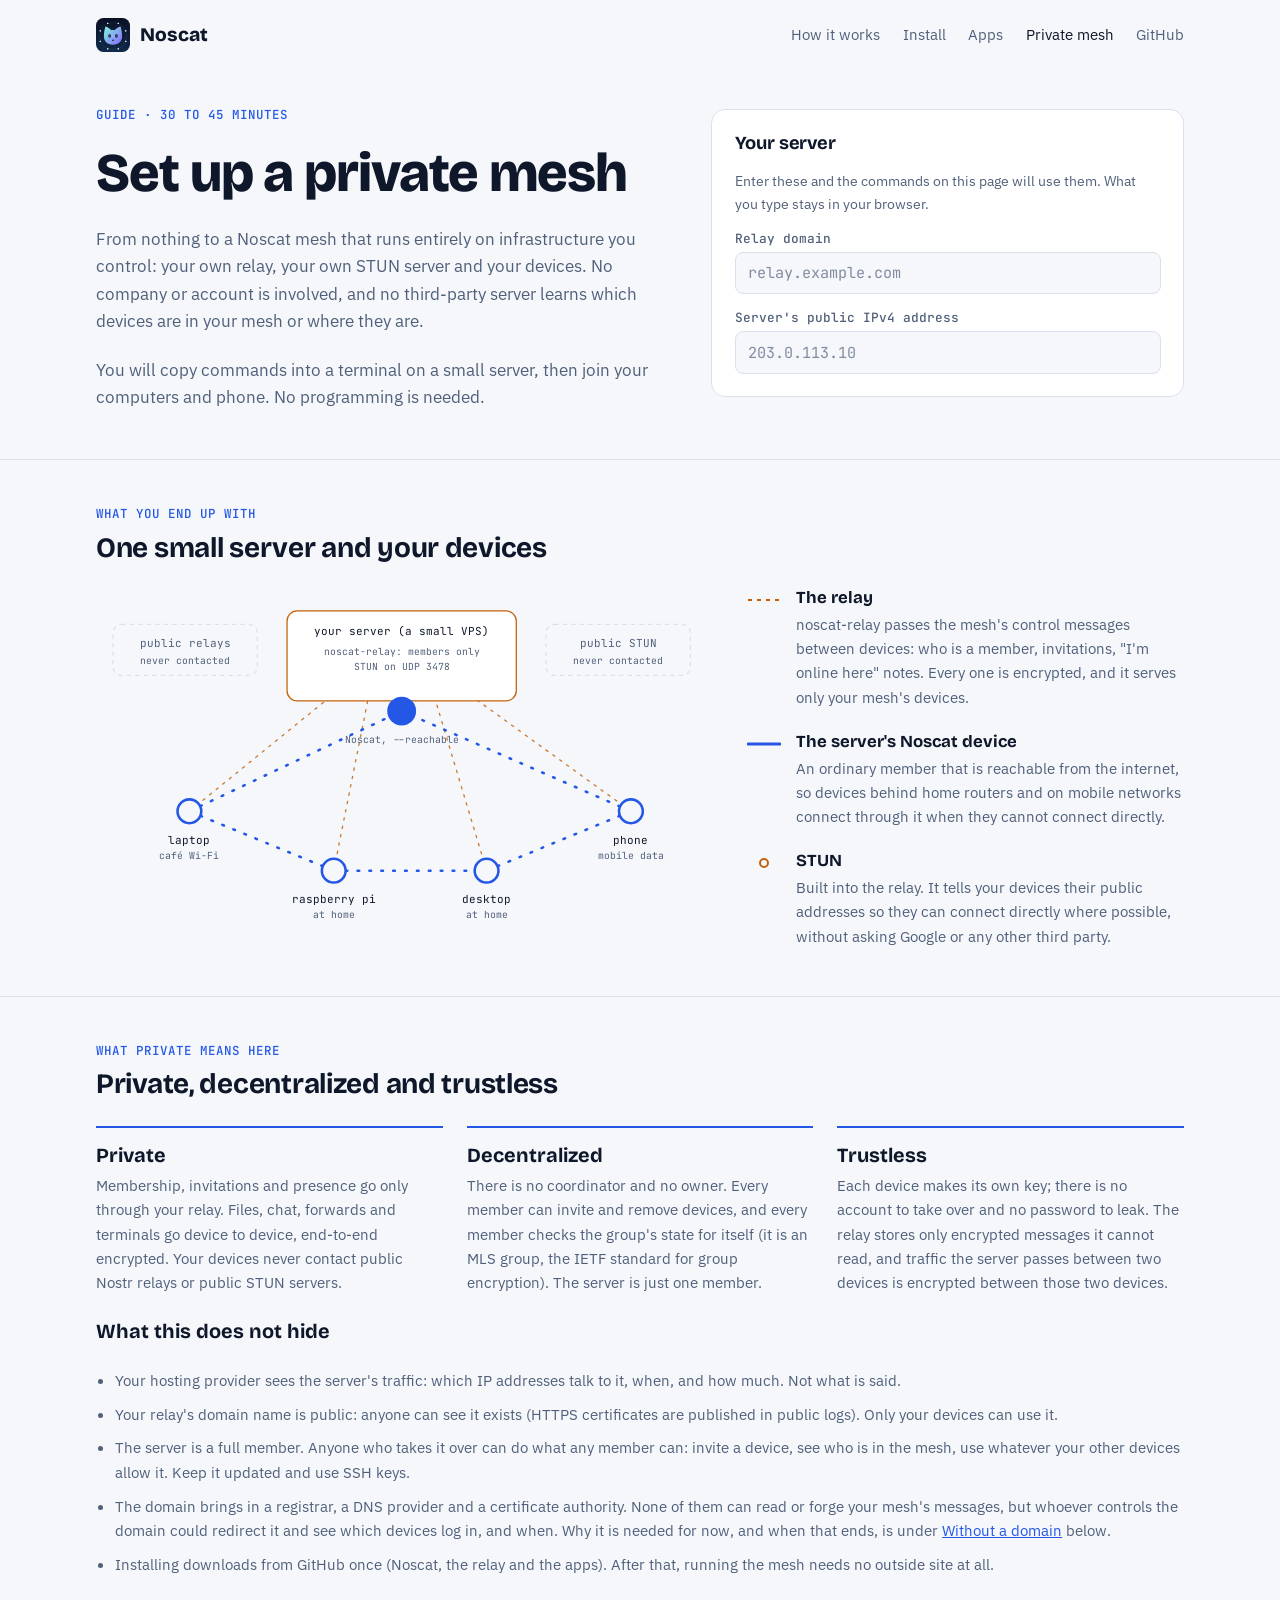
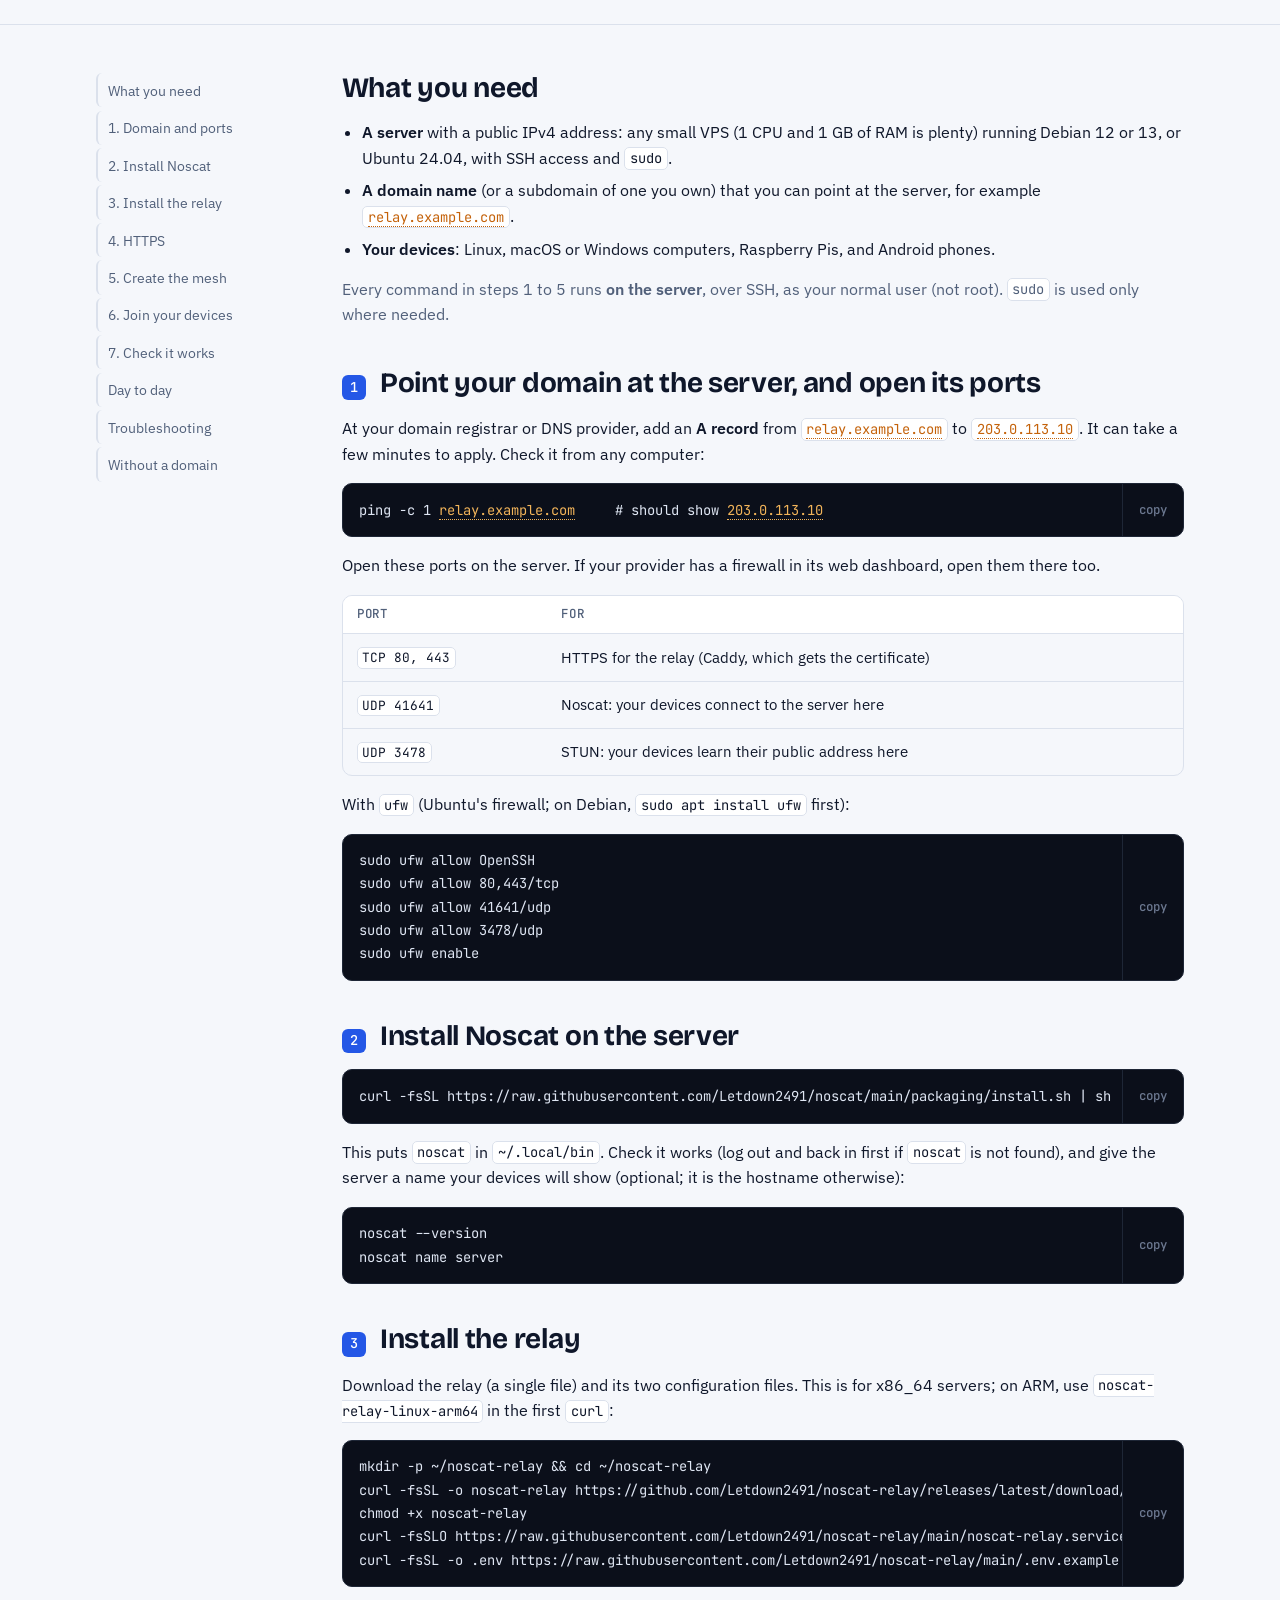
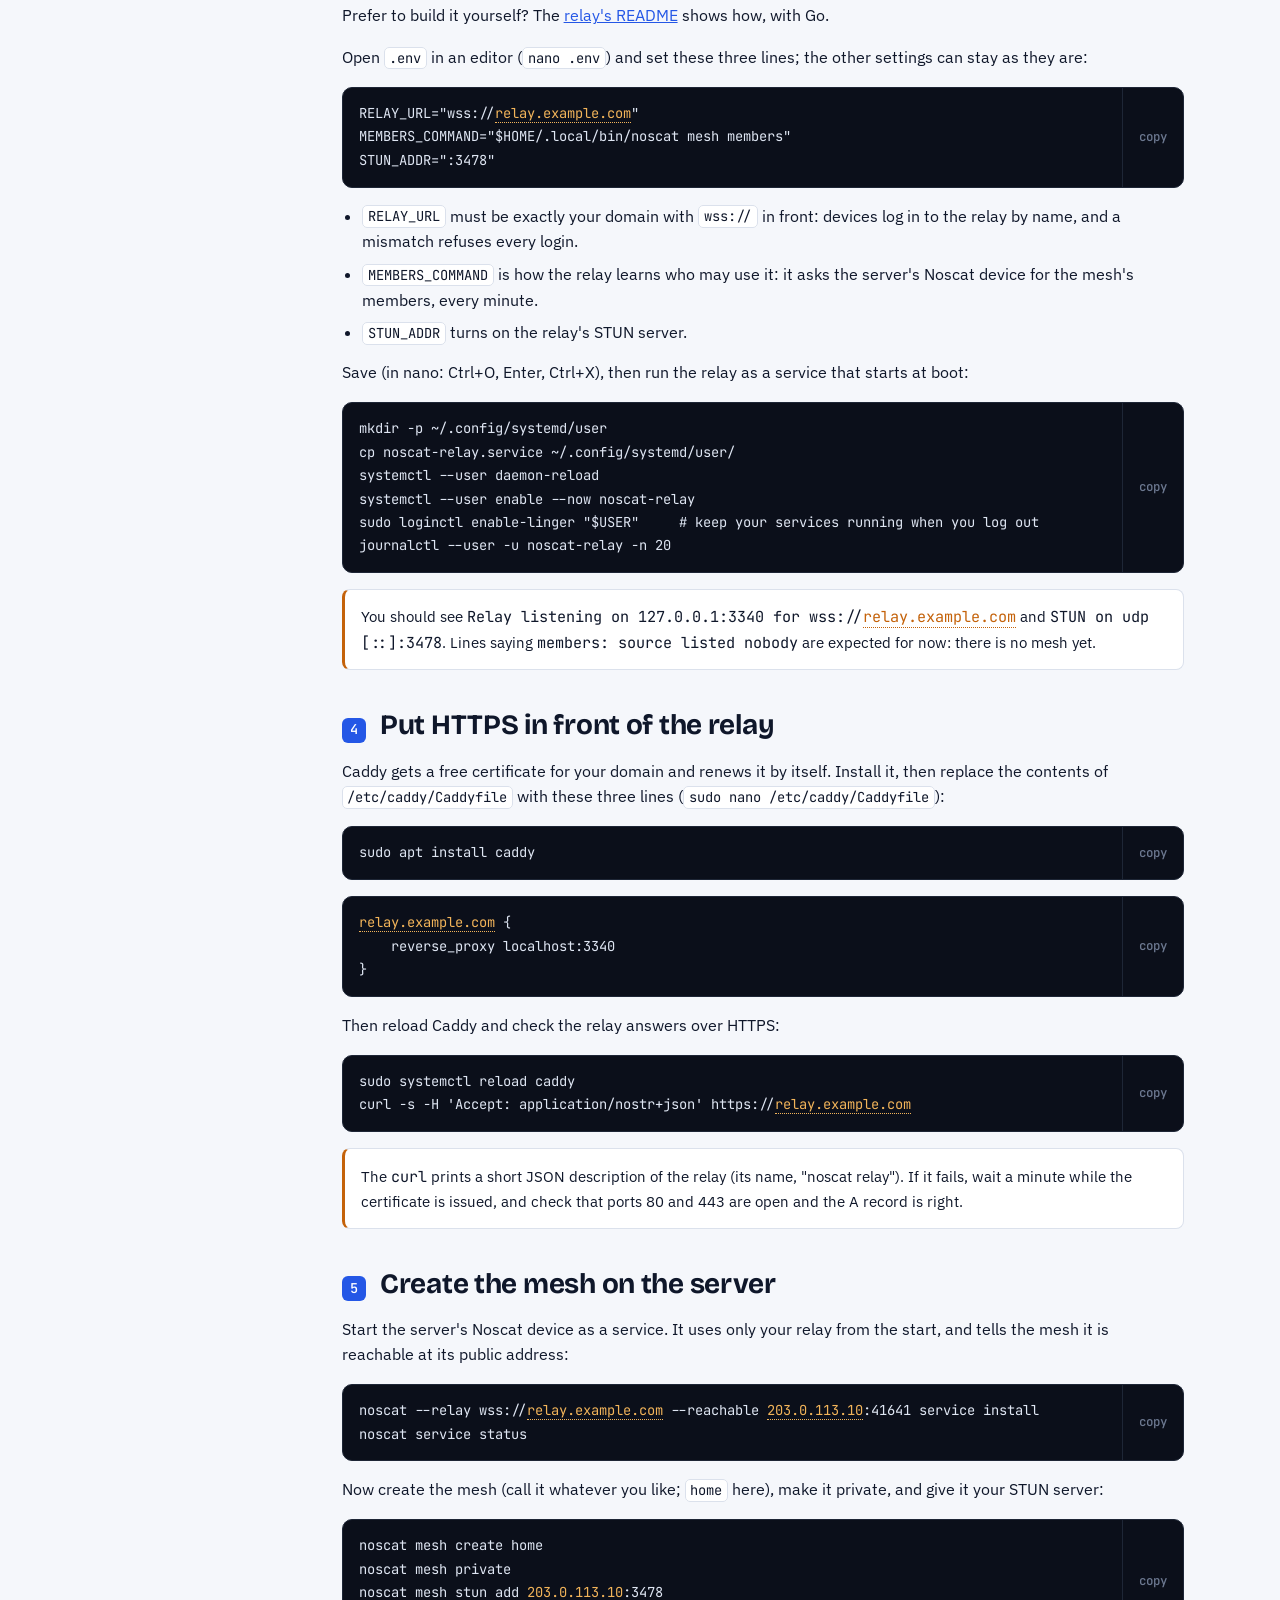
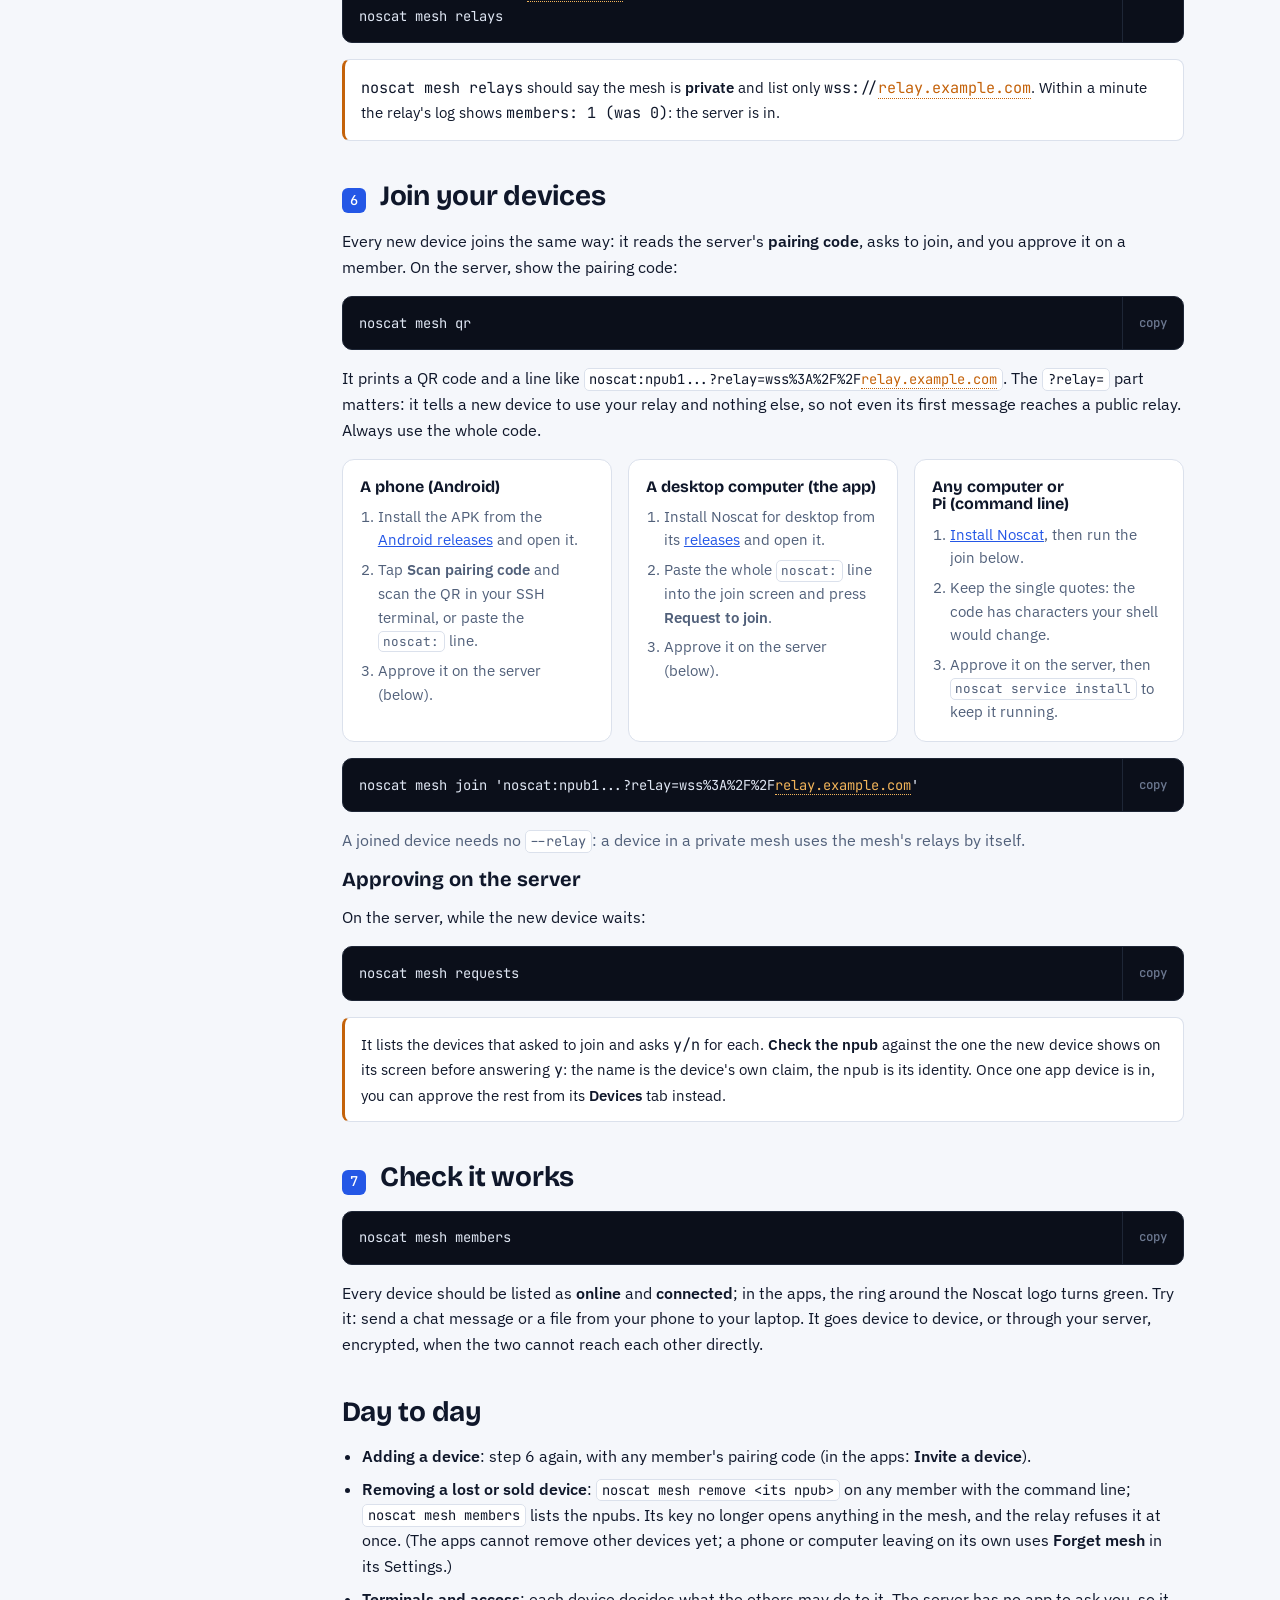
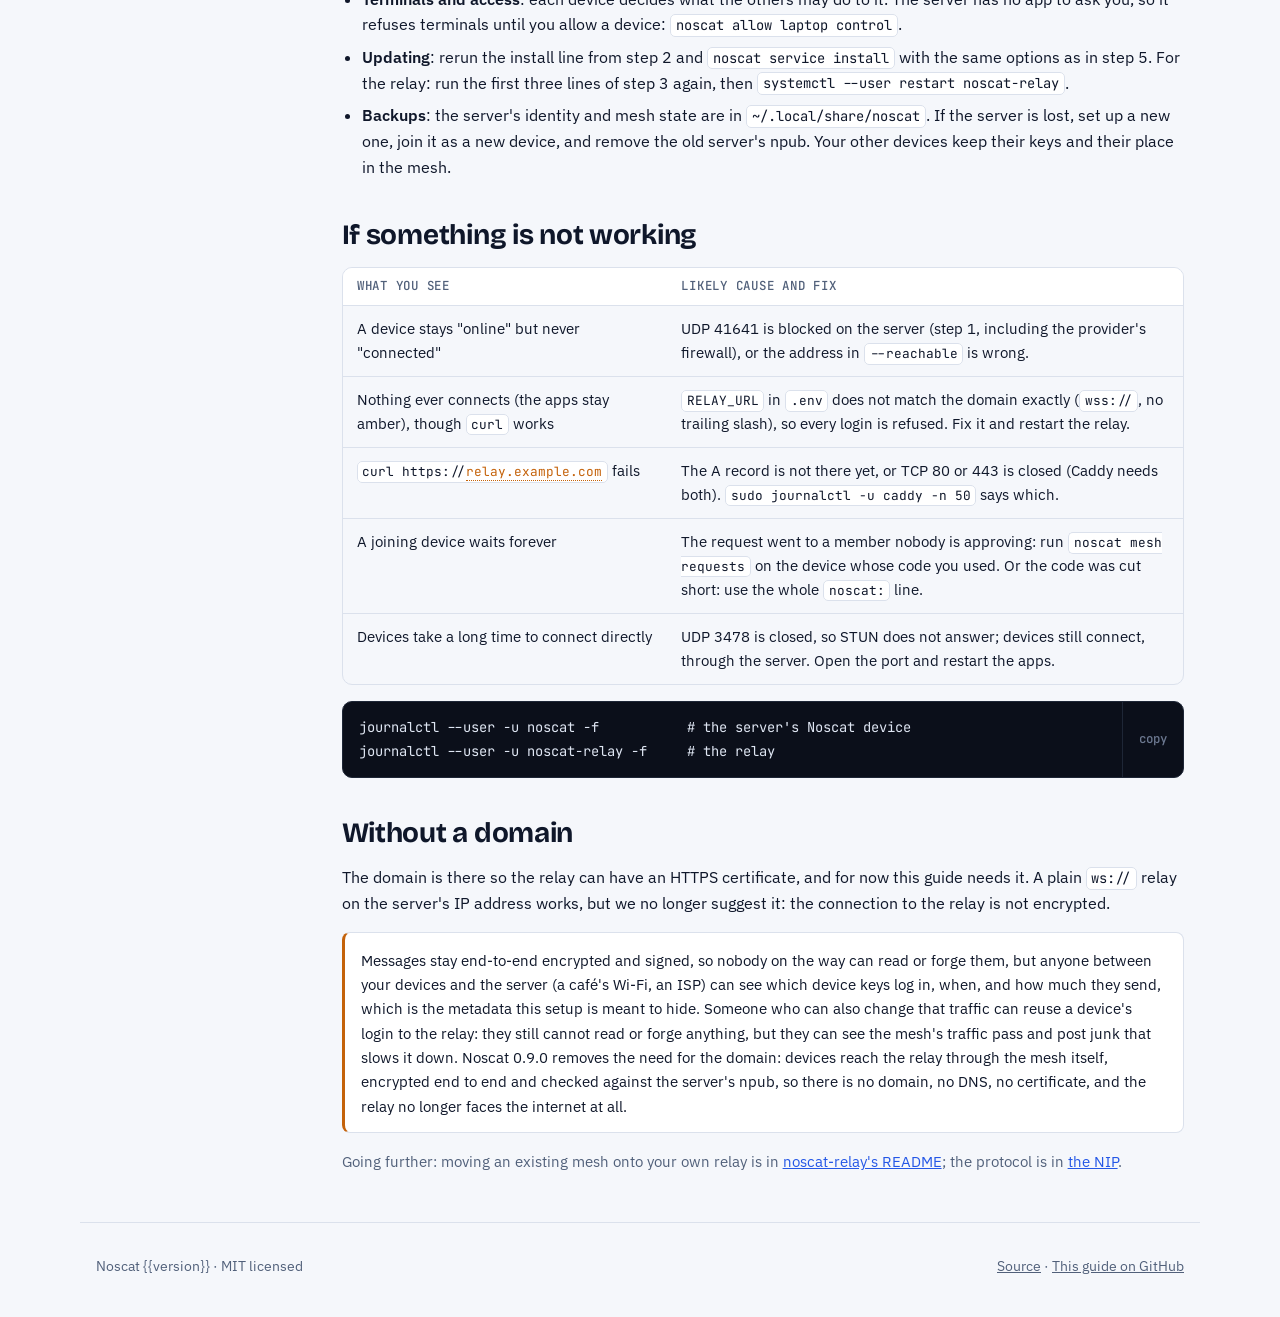
<file: site/private-mesh.html>
<!doctype html>
<html lang="en">
<head>
<meta charset="utf-8">
<meta name="viewport" content="width=device-width, initial-scale=1, viewport-fit=cover">
<title>Private mesh guide · Noscat</title>
<meta name="description" content="Set up a Noscat mesh that runs entirely on infrastructure you control: your own relay, your own STUN server, and your devices.">
<link rel="stylesheet" href="site.css">
<link rel="icon" href="logo.svg" type="image/svg+xml">
</head>
<body>

<nav>
  <div class="wrap">
    <a class="brand" href="./" aria-label="Noscat home"><img src="logo.svg" alt="" width="34" height="34">Noscat</a>
    <div class="navlinks">
      <a href="./#how">How it works</a>
      <a href="./#install">Install</a>
      <a href="./#apps">Apps</a>
      <a href="private-mesh.html" aria-current="page">Private mesh</a>
      <a href="https://github.com/Letdown2491/noscat">GitHub</a>
    </div>
  </div>
</nav>

<header class="guide-hero">
  <div class="wrap">
    <div class="hero-copy">
      <span class="eyebrow">Guide · 30 to 45 minutes</span>
      <h1>Set up a private mesh</h1>
      <p class="lede">From nothing to a Noscat mesh that runs entirely on infrastructure you control: your own relay, your own STUN server and your devices. No company or account is involved, and no third-party server learns which devices are in your mesh or where they are.</p>
      <p class="lede">You will copy commands into a terminal on a small server, then join your computers and phone. No programming is needed.</p>
    </div>
    <form class="yours" id="yours" autocomplete="off" onsubmit="return false">
      <h2>Your server</h2>
      <p>Enter these and the commands on this page will use them. What you type stays in your browser.</p>
      <div class="field">
        <label for="in-domain">Relay domain</label>
        <input id="in-domain" type="text" inputmode="url" placeholder="relay.example.com" spellcheck="false">
      </div>
      <div class="field">
        <label for="in-ip">Server's public IPv4 address</label>
        <input id="in-ip" type="text" inputmode="decimal" placeholder="203.0.113.10" spellcheck="false">
      </div>
    </form>
  </div>
</header>

<section class="band">
  <div class="wrap">
    <div class="section-head">
      <span class="eyebrow">What you end up with</span>
      <h2>One small server and your devices</h2>
    </div>
    <div class="planes">
      <div class="diagram"><svg viewBox="0 0 720 400" role="img" aria-label="Your own server at the top runs the relay, STUN and a reachable Noscat device. Four devices below talk to it and to each other. Public relays and public STUN servers off to the sides are never contacted.">
            <g>
              <rect x="20" y="30" width="170" height="60" rx="10" fill="none" stroke="var(--line)" stroke-width="1.5" stroke-dasharray="5 5"/>
              <text x="105" y="57" text-anchor="middle" class="ghost">public relays</text>
              <text x="105" y="76" text-anchor="middle" class="sub">never contacted</text>
              <rect x="530" y="30" width="170" height="60" rx="10" fill="none" stroke="var(--line)" stroke-width="1.5" stroke-dasharray="5 5"/>
              <text x="615" y="57" text-anchor="middle" class="ghost">public STUN</text>
              <text x="615" y="76" text-anchor="middle" class="sub">never contacted</text>
            </g>
            <rect x="225" y="14" width="270" height="106" rx="12" fill="var(--bg-2)" stroke="var(--accent-2)" stroke-width="1.5"/>
            <text x="360" y="42" text-anchor="middle">your server (a small VPS)</text>
            <text x="360" y="66" text-anchor="middle" class="sub">noscat-relay: members only</text>
            <text x="360" y="84" text-anchor="middle" class="sub">STUN on UDP 3478</text>
            <g stroke="var(--accent-2)" stroke-width="1.5" stroke-dasharray="4 6" fill="none" stroke-opacity="0.85">
              <path d="M110 250 L270 120"/><path d="M280 320 L320 120"/><path d="M460 320 L400 120"/><path d="M630 250 L450 120"/>
            </g>
            <g stroke="var(--accent)" stroke-width="3" fill="none">
              <path class="data-line" d="M110 250 L360 132"/><path class="data-line" d="M630 250 L360 132"/>
              <path class="data-line" d="M110 250 L280 320"/><path class="data-line" d="M280 320 L460 320"/><path class="data-line" d="M460 320 L630 250"/>
            </g>
            <circle cx="360" cy="132" r="17" fill="var(--accent)"/>
            <text x="360" y="170" text-anchor="middle" class="sub">Noscat, --reachable</text>
            <g>
              <circle cx="110" cy="250" r="14" fill="var(--bg)" stroke="var(--accent)" stroke-width="3"/>
              <text x="110" y="288" text-anchor="middle">laptop</text><text x="110" y="306" text-anchor="middle" class="sub">café Wi-Fi</text>
              <circle cx="280" cy="320" r="14" fill="var(--bg)" stroke="var(--accent)" stroke-width="3"/>
              <text x="280" y="358" text-anchor="middle">raspberry pi</text><text x="280" y="376" text-anchor="middle" class="sub">at home</text>
              <circle cx="460" cy="320" r="14" fill="var(--bg)" stroke="var(--accent)" stroke-width="3"/>
              <text x="460" y="358" text-anchor="middle">desktop</text><text x="460" y="376" text-anchor="middle" class="sub">at home</text>
              <circle cx="630" cy="250" r="14" fill="var(--bg)" stroke="var(--accent)" stroke-width="3"/>
              <text x="630" y="288" text-anchor="middle">phone</text><text x="630" y="306" text-anchor="middle" class="sub">mobile data</text>
            </g>
          </svg>
</div>
      <div class="legend">
        <div>
          <svg width="34" height="10" viewBox="0 0 34 10" aria-hidden="true"><line x1="1" y1="5" x2="33" y2="5" stroke="var(--accent-2)" stroke-width="2" stroke-dasharray="4 5"/></svg>
          <h3>The relay</h3>
          <p>noscat-relay passes the mesh's control messages between devices: who is a member, invitations, "I'm online here" notes. Every one is encrypted, and it serves only your mesh's devices.</p>
        </div>
        <div>
          <svg width="34" height="10" viewBox="0 0 34 10" aria-hidden="true"><line x1="1" y1="5" x2="33" y2="5" stroke="var(--accent)" stroke-width="3" stroke-linecap="round"/></svg>
          <h3>The server's Noscat device</h3>
          <p>An ordinary member that is reachable from the internet, so devices behind home routers and on mobile networks connect through it when they cannot connect directly.</p>
        </div>
        <div>
          <svg width="34" height="10" viewBox="0 0 34 10" aria-hidden="true"><circle cx="17" cy="5" r="4" fill="none" stroke="var(--accent-2)" stroke-width="2"/></svg>
          <h3>STUN</h3>
          <p>Built into the relay. It tells your devices their public addresses so they can connect directly where possible, without asking Google or any other third party.</p>
        </div>
      </div>
    </div>
  </div>
</section>

<section class="band">
  <div class="wrap">
    <div class="section-head">
      <span class="eyebrow">What private means here</span>
      <h2>Private, decentralized and trustless</h2>
    </div>
    <div class="trio">
      <div><h3>Private</h3><p>Membership, invitations and presence go only through your relay. Files, chat, forwards and terminals go device to device, end-to-end encrypted. Your devices never contact public Nostr relays or public STUN servers.</p></div>
      <div><h3>Decentralized</h3><p>There is no coordinator and no owner. Every member can invite and remove devices, and every member checks the group's state for itself (it is an MLS group, the IETF standard for group encryption). The server is just one member.</p></div>
      <div><h3>Trustless</h3><p>Each device makes its own key; there is no account to take over and no password to leak. The relay stores only encrypted messages it cannot read, and traffic the server passes between two devices is encrypted between those two devices.</p></div>
    </div>
    <div class="section-head">
      <h3>What this does not hide</h3>
    </div>
    <ul class="edges">
      <li>Your hosting provider sees the server's traffic: which IP addresses talk to it, when, and how much. Not what is said.</li>
      <li>Your relay's domain name is public: anyone can see it exists (HTTPS certificates are published in public logs). Only your devices can use it.</li>
      <li>The server is a full member. Anyone who takes it over can do what any member can: invite a device, see who is in the mesh, use whatever your other devices allow it. Keep it updated and use SSH keys.</li>
      <li>The domain brings in a registrar, a DNS provider and a certificate authority. None of them can read or forge your mesh's messages, but whoever controls the domain could redirect it and see which devices log in, and when. Why it is needed for now, and when that ends, is under <a href="#no-domain" style="color: var(--accent)">Without a domain</a> below.</li>
      <li>Installing downloads from GitHub once (Noscat, the relay and the apps). After that, running the mesh needs no outside site at all.</li>
    </ul>
  </div>
</section>

<section class="band">
  <div class="wrap guide">
    <aside class="toc" aria-label="Steps">
      <a href="#need">What you need</a>
      <a href="#s1">1. Domain and ports</a>
      <a href="#s2">2. Install Noscat</a>
      <a href="#s3">3. Install the relay</a>
      <a href="#s4">4. HTTPS</a>
      <a href="#s5">5. Create the mesh</a>
      <a href="#s6">6. Join your devices</a>
      <a href="#s7">7. Check it works</a>
      <a href="#daily">Day to day</a>
      <a href="#trouble">Troubleshooting</a>
      <a href="#no-domain">Without a domain</a>
    </aside>

    <div class="steps">
      <div class="step" id="need">
        <h2>What you need</h2>
        <div class="prose">
          <ul>
            <li><strong>A server</strong> with a public IPv4 address: any small VPS (1 CPU and 1 GB of RAM is plenty) running Debian 12 or 13, or Ubuntu 24.04, with SSH access and <code>sudo</code>.</li>
            <li><strong>A domain name</strong> (or a subdomain of one you own) that you can point at the server, for example <code>relay.example.com</code>.</li>
            <li><strong>Your devices</strong>: Linux, macOS or Windows computers, Raspberry Pis, and Android phones.</li>
          </ul>
          <p class="muted">Every command in steps 1 to 5 runs <strong>on the server</strong>, over SSH, as your normal user (not root). <code>sudo</code> is used only where needed.</p>
        </div>
      </div>

      <div class="step" id="s1">
        <div class="step-head"><span class="step-num">1</span><h2>Point your domain at the server, and open its ports</h2></div>
        <div class="prose">
          <p>At your domain registrar or DNS provider, add an <strong>A record</strong> from <code>relay.example.com</code> to <code>203.0.113.10</code>. It can take a few minutes to apply. Check it from any computer:</p>
        </div>
        <div class="snippet"><pre>ping -c 1 relay.example.com     # should show 203.0.113.10</pre><button type="button">copy</button></div>
        <div class="prose"><p>Open these ports on the server. If your provider has a firewall in its web dashboard, open them there too.</p></div>
        <div class="tablebox"><table>
          <thead><tr><th>Port</th><th>For</th></tr></thead>
          <tbody>
            <tr><td><code>TCP 80, 443</code></td><td>HTTPS for the relay (Caddy, which gets the certificate)</td></tr>
            <tr><td><code>UDP 41641</code></td><td>Noscat: your devices connect to the server here</td></tr>
            <tr><td><code>UDP 3478</code></td><td>STUN: your devices learn their public address here</td></tr>
          </tbody>
        </table></div>
        <div class="prose"><p>With <code>ufw</code> (Ubuntu's firewall; on Debian, <code>sudo apt install ufw</code> first):</p></div>
        <div class="snippet"><pre>sudo ufw allow OpenSSH
sudo ufw allow 80,443/tcp
sudo ufw allow 41641/udp
sudo ufw allow 3478/udp
sudo ufw enable</pre><button type="button">copy</button></div>
      </div>

      <div class="step" id="s2">
        <div class="step-head"><span class="step-num">2</span><h2>Install Noscat on the server</h2></div>
        <div class="snippet"><pre>curl -fsSL https://raw.githubusercontent.com/Letdown2491/noscat/main/packaging/install.sh | sh</pre><button type="button">copy</button></div>
        <div class="prose"><p>This puts <code>noscat</code> in <code>~/.local/bin</code>. Check it works (log out and back in first if <code>noscat</code> is not found), and give the server a name your devices will show (optional; it is the hostname otherwise):</p></div>
        <div class="snippet"><pre>noscat --version
noscat name server</pre><button type="button">copy</button></div>
      </div>

      <div class="step" id="s3">
        <div class="step-head"><span class="step-num">3</span><h2>Install the relay</h2></div>
        <div class="prose"><p>Download the relay (a single file) and its two configuration files. This is for x86_64 servers; on ARM, use <code>noscat-relay-linux-arm64</code> in the first <code>curl</code>:</p></div>
        <div class="snippet"><pre>mkdir -p ~/noscat-relay && cd ~/noscat-relay
curl -fsSL -o noscat-relay https://github.com/Letdown2491/noscat-relay/releases/latest/download/noscat-relay-linux-amd64
chmod +x noscat-relay
curl -fsSLO https://raw.githubusercontent.com/Letdown2491/noscat-relay/main/noscat-relay.service
curl -fsSL -o .env https://raw.githubusercontent.com/Letdown2491/noscat-relay/main/.env.example</pre><button type="button">copy</button></div>
        <div class="prose"><p>Prefer to build it yourself? The <a href="https://github.com/Letdown2491/noscat-relay#running-it">relay's README</a> shows how, with Go.</p></div>
        <div class="prose"><p>Open <code>.env</code> in an editor (<code>nano .env</code>) and set these three lines; the other settings can stay as they are:</p></div>
        <div class="snippet"><pre>RELAY_URL="wss://relay.example.com"
MEMBERS_COMMAND="$HOME/.local/bin/noscat mesh members"
STUN_ADDR=":3478"</pre><button type="button">copy</button></div>
        <div class="prose">
          <ul>
            <li><code>RELAY_URL</code> must be exactly your domain with <code>wss://</code> in front: devices log in to the relay by name, and a mismatch refuses every login.</li>
            <li><code>MEMBERS_COMMAND</code> is how the relay learns who may use it: it asks the server's Noscat device for the mesh's members, every minute.</li>
            <li><code>STUN_ADDR</code> turns on the relay's STUN server.</li>
          </ul>
          <p>Save (in nano: Ctrl+O, Enter, Ctrl+X), then run the relay as a service that starts at boot:</p>
        </div>
        <div class="snippet"><pre>mkdir -p ~/.config/systemd/user
cp noscat-relay.service ~/.config/systemd/user/
systemctl --user daemon-reload
systemctl --user enable --now noscat-relay
sudo loginctl enable-linger "$USER"     # keep your services running when you log out
journalctl --user -u noscat-relay -n 20</pre><button type="button">copy</button></div>
        <div class="callout">You should see <code>Relay listening on 127.0.0.1:3340 for wss://relay.example.com</code> and <code>STUN on udp [::]:3478</code>. Lines saying <code>members: source listed nobody</code> are expected for now: there is no mesh yet.</div>
      </div>

      <div class="step" id="s4">
        <div class="step-head"><span class="step-num">4</span><h2>Put HTTPS in front of the relay</h2></div>
        <div class="prose"><p>Caddy gets a free certificate for your domain and renews it by itself. Install it, then replace the contents of <code>/etc/caddy/Caddyfile</code> with these three lines (<code>sudo nano /etc/caddy/Caddyfile</code>):</p></div>
        <div class="snippet"><pre>sudo apt install caddy</pre><button type="button">copy</button></div>
        <div class="snippet"><pre>relay.example.com {
    reverse_proxy localhost:3340
}</pre><button type="button">copy</button></div>
        <div class="prose"><p>Then reload Caddy and check the relay answers over HTTPS:</p></div>
        <div class="snippet"><pre>sudo systemctl reload caddy
curl -s -H 'Accept: application/nostr+json' https://relay.example.com</pre><button type="button">copy</button></div>
        <div class="callout">The <code>curl</code> prints a short JSON description of the relay (its name, "noscat relay"). If it fails, wait a minute while the certificate is issued, and check that ports 80 and 443 are open and the A record is right.</div>
      </div>

      <div class="step" id="s5">
        <div class="step-head"><span class="step-num">5</span><h2>Create the mesh on the server</h2></div>
        <div class="prose"><p>Start the server's Noscat device as a service. It uses only your relay from the start, and tells the mesh it is reachable at its public address:</p></div>
        <div class="snippet"><pre>noscat --relay wss://relay.example.com --reachable 203.0.113.10:41641 service install
noscat service status</pre><button type="button">copy</button></div>
        <div class="prose"><p>Now create the mesh (call it whatever you like; <code>home</code> here), make it private, and give it your STUN server:</p></div>
        <div class="snippet"><pre>noscat mesh create home
noscat mesh private
noscat mesh stun add 203.0.113.10:3478
noscat mesh relays</pre><button type="button">copy</button></div>
        <div class="callout"><code>noscat mesh relays</code> should say the mesh is <strong>private</strong> and list only <code>wss://relay.example.com</code>. Within a minute the relay's log shows <code>members: 1 (was 0)</code>: the server is in.</div>
      </div>

      <div class="step" id="s6">
        <div class="step-head"><span class="step-num">6</span><h2>Join your devices</h2></div>
        <div class="prose"><p>Every new device joins the same way: it reads the server's <strong>pairing code</strong>, asks to join, and you approve it on a member. On the server, show the pairing code:</p></div>
        <div class="snippet"><pre>noscat mesh qr</pre><button type="button">copy</button></div>
        <div class="prose"><p>It prints a QR code and a line like <code>noscat:npub1...?relay=wss%3A%2F%2Frelay.example.com</code>. The <code>?relay=</code> part matters: it tells a new device to use your relay and nothing else, so not even its first message reaches a public relay. Always use the whole code.</p></div>
        <div class="sub-steps">
          <div>
            <h3>A phone (Android)</h3>
            <ol>
              <li>Install the APK from the <a href="https://github.com/Letdown2491/noscat-android/releases" style="color: var(--accent)">Android releases</a> and open it.</li>
              <li>Tap <strong>Scan pairing code</strong> and scan the QR in your SSH terminal, or paste the <code>noscat:</code> line.</li>
              <li>Approve it on the server (below).</li>
            </ol>
          </div>
          <div>
            <h3>A desktop computer (the app)</h3>
            <ol>
              <li>Install Noscat for desktop from its <a href="https://github.com/Letdown2491/noscat-desktop/releases" style="color: var(--accent)">releases</a> and open it.</li>
              <li>Paste the whole <code>noscat:</code> line into the join screen and press <strong>Request to join</strong>.</li>
              <li>Approve it on the server (below).</li>
            </ol>
          </div>
          <div>
            <h3>Any computer or Pi (command line)</h3>
            <ol>
              <li><a href="./#install" style="color: var(--accent)">Install Noscat</a>, then run the join below.</li>
              <li>Keep the single quotes: the code has characters your shell would change.</li>
              <li>Approve it on the server, then <code>noscat service install</code> to keep it running.</li>
            </ol>
          </div>
        </div>
        <div class="snippet"><pre>noscat mesh join 'noscat:npub1...?relay=wss%3A%2F%2Frelay.example.com'</pre><button type="button">copy</button></div>
        <div class="prose">
          <p class="muted">A joined device needs no <code>--relay</code>: a device in a private mesh uses the mesh's relays by itself.</p>
          <h3>Approving on the server</h3>
          <p>On the server, while the new device waits:</p>
        </div>
        <div class="snippet"><pre>noscat mesh requests</pre><button type="button">copy</button></div>
        <div class="callout">It lists the devices that asked to join and asks <code>y/n</code> for each. <strong>Check the npub</strong> against the one the new device shows on its screen before answering <code>y</code>: the name is the device's own claim, the npub is its identity. Once one app device is in, you can approve the rest from its <strong>Devices</strong> tab instead.</div>
      </div>

      <div class="step" id="s7">
        <div class="step-head"><span class="step-num">7</span><h2>Check it works</h2></div>
        <div class="snippet"><pre>noscat mesh members</pre><button type="button">copy</button></div>
        <div class="prose"><p>Every device should be listed as <strong>online</strong> and <strong>connected</strong>; in the apps, the ring around the Noscat logo turns green. Try it: send a chat message or a file from your phone to your laptop. It goes device to device, or through your server, encrypted, when the two cannot reach each other directly.</p></div>
      </div>

      <div class="step" id="daily">
        <h2>Day to day</h2>
        <div class="prose">
          <ul>
            <li><strong>Adding a device</strong>: step 6 again, with any member's pairing code (in the apps: <strong>Invite a device</strong>).</li>
            <li><strong>Removing a lost or sold device</strong>: <code>noscat mesh remove &lt;its npub&gt;</code> on any member with the command line; <code>noscat mesh members</code> lists the npubs. Its key no longer opens anything in the mesh, and the relay refuses it at once. (The apps cannot remove other devices yet; a phone or computer leaving on its own uses <strong>Forget mesh</strong> in its Settings.)</li>
            <li><strong>Terminals and access</strong>: each device decides what the others may do to it. The server has no app to ask you, so it refuses terminals until you allow a device: <code>noscat allow laptop control</code>.</li>
            <li><strong>Updating</strong>: rerun the install line from step 2 and <code>noscat service install</code> with the same options as in step 5. For the relay: run the first three lines of step 3 again, then <code>systemctl --user restart noscat-relay</code>.</li>
            <li><strong>Backups</strong>: the server's identity and mesh state are in <code>~/.local/share/noscat</code>. If the server is lost, set up a new one, join it as a new device, and remove the old server's npub. Your other devices keep their keys and their place in the mesh.</li>
          </ul>
        </div>
      </div>

      <div class="step" id="trouble">
        <h2>If something is not working</h2>
        <div class="tablebox"><table>
          <thead><tr><th>What you see</th><th>Likely cause and fix</th></tr></thead>
          <tbody>
            <tr><td>A device stays "online" but never "connected"</td><td>UDP 41641 is blocked on the server (step 1, including the provider's firewall), or the address in <code>--reachable</code> is wrong.</td></tr>
            <tr><td>Nothing ever connects (the apps stay amber), though <code>curl</code> works</td><td><code>RELAY_URL</code> in <code>.env</code> does not match the domain exactly (<code>wss://</code>, no trailing slash), so every login is refused. Fix it and restart the relay.</td></tr>
            <tr><td><code>curl https://relay.example.com</code> fails</td><td>The A record is not there yet, or TCP 80 or 443 is closed (Caddy needs both). <code>sudo journalctl -u caddy -n 50</code> says which.</td></tr>
            <tr><td>A joining device waits forever</td><td>The request went to a member nobody is approving: run <code>noscat mesh requests</code> on the device whose code you used. Or the code was cut short: use the whole <code>noscat:</code> line.</td></tr>
            <tr><td>Devices take a long time to connect directly</td><td>UDP 3478 is closed, so STUN does not answer; devices still connect, through the server. Open the port and restart the apps.</td></tr>
          </tbody>
        </table></div>
        <div class="snippet"><pre>journalctl --user -u noscat -f           # the server's Noscat device
journalctl --user -u noscat-relay -f     # the relay</pre><button type="button">copy</button></div>
      </div>

      <div class="step" id="no-domain">
        <h2>Without a domain</h2>
        <div class="prose">
          <p>The domain is there so the relay can have an HTTPS certificate, and for now this guide needs it. A plain <code>ws://</code> relay on the server's IP address works, but we no longer suggest it: the connection to the relay is not encrypted.</p>
        </div>
        <div class="callout">Messages stay end-to-end encrypted and signed, so nobody on the way can read or forge them, but anyone between your devices and the server (a café's Wi-Fi, an ISP) can see which device keys log in, when, and how much they send, which is the metadata this setup is meant to hide. Someone who can also change that traffic can reuse a device's login to the relay: they still cannot read or forge anything, but they can see the mesh's traffic pass and post junk that slows it down. Noscat 0.9.0 removes the need for the domain: devices reach the relay through the mesh itself, encrypted end to end and checked against the server's npub, so there is no domain, no DNS, no certificate, and the relay no longer faces the internet at all.</div>
        <p class="more">Going further: moving an existing mesh onto your own relay is in <a href="https://github.com/Letdown2491/noscat-relay">noscat-relay's README</a>; the protocol is in <a href="https://github.com/Letdown2491/noscat/blob/main/docs/nip-noscat.md">the NIP</a>.</p>
      </div>
    </div>
  </div>
</section>

<footer>
  <div class="wrap">
    <span>Noscat {{version}} · MIT licensed</span>
    <span><a href="https://github.com/Letdown2491/noscat">Source</a> · <a href="https://github.com/Letdown2491/noscat/blob/main/docs/private-mesh.md">This guide on GitHub</a></span>
  </div>
</footer>

<script src="site.js"></script>
</body>
</html>
</file>
<file: site.css>
/* Layout: plain bands on a quiet ground; the hero splits pitch | live terminal; diagrams carry the two planes. Cobalt, light and dark. */
@font-face { font-family: "Bricolage Grotesque"; font-style: normal; font-weight: 500 800; font-display: swap; src: url("fonts/bricolage-grotesque.woff2") format("woff2"); }
@font-face { font-family: "IBM Plex Sans"; font-style: normal; font-weight: 400 600; font-display: swap; src: url("fonts/ibm-plex-sans.woff2") format("woff2"); }
@font-face { font-family: "JetBrains Mono"; font-style: normal; font-weight: 400 500; font-display: swap; src: url("fonts/jetbrains-mono.woff2") format("woff2"); }
*, *::before, *::after { box-sizing: border-box; }
:root { padding-top: env(safe-area-inset-top, 0px); padding-bottom: env(safe-area-inset-bottom, 0px); }
body { margin: 0; -webkit-text-size-adjust: 100%; }
img, svg { max-width: 100%; }
[hidden] { display: none !important; }
:root { --bg: #f5f7fb; --bg-2: #ffffff; --line: #dbe1ec; --fg: #0f172a; --muted: #51607a; --accent: #2457e6; --accent-2: #c4620a; --on-accent: #ffffff; --term-bg: #0b0f1a; --term-fg: #dfe6f3; --term-dim: #6c7890; --term-line: #1e2636; --term-a: #7fa6ff; --term-b: #f2b45a; color-scheme: light; }
@media (prefers-color-scheme: dark) {
  :root:not([data-theme="light"]) { --bg: #0b0d12; --bg-2: #12161f; --line: #232a38; --fg: #eef2f8; --muted: #9aa6ba; --accent: #6b97ff; --accent-2: #f2a33a; --on-accent: #0b0d12; --term-bg: #070a12; --term-fg: #dfe6f3; --term-dim: #6c7890; --term-line: #1e2636; --term-a: #7fa6ff; --term-b: #f2b45a; color-scheme: dark; }
}
:root[data-theme="dark"] { --bg: #0b0d12; --bg-2: #12161f; --line: #232a38; --fg: #eef2f8; --muted: #9aa6ba; --accent: #6b97ff; --accent-2: #f2a33a; --on-accent: #0b0d12; --term-bg: #070a12; --term-fg: #dfe6f3; --term-dim: #6c7890; --term-line: #1e2636; --term-a: #7fa6ff; --term-b: #f2b45a; color-scheme: dark; }
:root {
  --font-display: "Bricolage Grotesque", "Avenir Next", "Segoe UI", system-ui, sans-serif;
  --font-body: "IBM Plex Sans", "Segoe UI", system-ui, sans-serif;
  --font-mono: "JetBrains Mono", ui-monospace, "SF Mono", Menlo, Consolas, monospace;
  --step-0: 1rem;
  --step-1: 1.25rem;
  --step-2: 1.75rem;
  --step-3: clamp(2.4rem, 5.5vw, 4rem);
}

body { background: var(--bg); color: var(--fg); font: 400 var(--step-0)/1.6 var(--font-body); }
a { color: inherit; }
a:focus-visible, button:focus-visible, input:focus-visible { outline: 2px solid var(--accent); outline-offset: 3px; border-radius: 4px; }
code, pre, kbd { font-family: var(--font-mono); }
h1, h2, h3 { font-family: var(--font-display); text-wrap: balance; margin: 0; line-height: 1.1; }
h2 { font-size: var(--step-2); font-weight: 700; letter-spacing: -0.01em; }
h3 { font-size: var(--step-1); font-weight: 700; }
p { margin: 0; }
p code, li code, td code { font-size: 0.86em; padding: 0.1em 0.35em; border-radius: 5px; background: var(--bg-2); border: 1px solid var(--line); }

.wrap {
  max-width: 1120px; margin: 0 auto;
  padding-left: max(16px, env(safe-area-inset-left, 0px));
  padding-right: max(16px, env(safe-area-inset-right, 0px));
}
.band { border-top: 1px solid var(--line); }
.band > .wrap { padding-block: 3rem; display: grid; gap: 1.6rem; }
.eyebrow { font: 500 0.78rem/1 var(--font-mono); letter-spacing: 0.08em; text-transform: uppercase; color: var(--accent); }
.lede { color: var(--muted); font-size: 1.06rem; }
.lede a, .prose a, .more a, .note a { color: var(--accent); }
.section-head { display: grid; gap: 0.75rem; }

/* nav */
nav .wrap { display: flex; align-items: center; justify-content: space-between; gap: 1rem; padding-block: 1.1rem; flex-wrap: wrap; }
.brand { display: flex; align-items: center; gap: 0.6rem; text-decoration: none; font: 800 1.2rem/1 var(--font-display); }
.brand img { width: 34px; height: 34px; flex: none; }
.navlinks { display: flex; gap: 1.4rem; flex-wrap: wrap; font-size: 0.95rem; }
.navlinks a { text-decoration: none; color: var(--muted); }
.navlinks a:hover, .navlinks a[aria-current="page"] { color: var(--fg); }

/* buttons */
.cta { display: flex; gap: 0.8rem; flex-wrap: wrap; }
.btn {
  display: inline-flex; align-items: center; gap: 0.5rem; padding: 0.75rem 1.15rem; border-radius: 10px;
  font: 600 0.98rem/1 var(--font-body); text-decoration: none; border: 1px solid var(--line); color: var(--fg);
}
.btn.primary { background: var(--accent); color: var(--on-accent); border-color: transparent; }
.btn.primary:hover { filter: brightness(1.08); }
.btn.ghost:hover { border-color: var(--muted); }

/* hero */
.hero .wrap { display: grid; grid-template-columns: 1.05fr 1fr; gap: 3rem; align-items: center; padding-block: 2.5rem 3.5rem; }
.hero-copy { display: grid; gap: 1.4rem; min-width: 0; }
.hero h1 { font-size: var(--step-3); font-weight: 800; letter-spacing: -0.025em; }
.hero h1 .nc { color: var(--accent); }
.hero .lede { font-size: 1.12rem; }
.facts { display: flex; flex-wrap: wrap; gap: 0.5rem 0.8rem; font: 400 0.85rem/1.4 var(--font-mono); color: var(--muted); }
.facts span::before { content: "▸ "; color: var(--accent-2); }

/* terminal */
.term { background: var(--term-bg); color: var(--term-fg); border: 1px solid var(--term-line); border-radius: 14px; box-shadow: 0 30px 70px -35px rgba(0, 0, 0, 0.5); min-width: 0; overflow: hidden; }
.term-bar { display: flex; align-items: center; gap: 0.5rem; padding: 0.7rem 1rem; border-bottom: 1px solid var(--term-line); font: 400 0.78rem/1 var(--font-mono); color: var(--term-dim); }
.term-bar i { width: 10px; height: 10px; border-radius: 50%; background: var(--term-line); display: block; }
.term-bar b { margin-left: auto; font-weight: 400; }
.term pre { margin: 0; padding: 1.1rem 1.2rem 1.3rem; overflow-x: auto; font-size: 0.86rem; line-height: 1.75; }
.term .host { color: var(--term-a); }
.term .host.b { color: var(--term-b); }
.term .out { color: var(--term-a); }
.term .cm { color: var(--term-dim); }
.term .sep { display: block; border-top: 1px dashed var(--term-line); margin: 0.55rem 0; height: 0; }
.cursor { display: inline-block; width: 0.55em; height: 1.05em; vertical-align: -0.18em; background: var(--term-a); animation: blink 1.1s steps(1) infinite; }
@keyframes blink { 50% { opacity: 0; } }

/* comparison */
.but { display: grid; grid-template-columns: repeat(4, 1fr); gap: 1.5rem; }
.but div { display: grid; gap: 0.45rem; align-content: start; padding-top: 1rem; border-top: 2px solid var(--line); min-width: 0; }
.but div:first-child { border-top-color: var(--accent); }
.but h3 { font-size: 1.08rem; }
.but p { color: var(--muted); font-size: 0.95rem; }

/* diagrams */
.seg { display: inline-flex; padding: 4px; gap: 4px; border: 1px solid var(--line); border-radius: 12px; background: var(--bg-2); flex-wrap: wrap; justify-self: start; }
.seg button { font: 500 0.92rem/1 var(--font-body); color: var(--muted); background: none; border: 0; border-radius: 8px; padding: 0.65rem 0.95rem; cursor: pointer; }
.seg button[aria-pressed="true"] { background: var(--accent); color: var(--on-accent); }
.planes { display: grid; grid-template-columns: 1.4fr 1fr; gap: 2.5rem; align-items: center; }
.diagram { min-width: 0; overflow-x: auto; }
.diagram svg { width: 100%; height: auto; min-width: 520px; display: block; }
.diagram text { font-family: var(--font-mono); font-size: 13px; fill: var(--fg); }
.diagram .sub { fill: var(--muted); font-size: 11.5px; }
.diagram .ghost { fill: var(--muted); }
.legend { display: grid; gap: 1.5rem; min-width: 0; align-content: start; }
.legend > div { display: grid; grid-template-columns: 34px 1fr; gap: 0.25rem 0.9rem; }
.legend svg { grid-row: span 2; margin-top: 0.35rem; }
.legend h3 { font-size: 1.05rem; }
.legend p { color: var(--muted); font-size: 0.95rem; grid-column: 2; }
.legend .more { grid-column: 1 / -1; }
.data-line { stroke-dasharray: 2 12; stroke-linecap: round; animation: flow 1.6s linear infinite; }
@keyframes flow { to { stroke-dashoffset: -28; } }

/* verbs */
.verbs { display: grid; grid-template-columns: repeat(3, 1fr); gap: 1px; background: var(--line); border: 1px solid var(--line); border-radius: 14px; overflow: hidden; }
.verb { background: var(--bg-2); padding: 1.5rem; display: grid; gap: 0.6rem; grid-template-rows: auto 1fr auto; min-width: 0; }
.verb p { color: var(--muted); font-size: 0.95rem; }
.verb > code { display: block; font-size: 0.8rem; color: var(--accent); overflow-x: auto; white-space: nowrap; padding-top: 0.6rem; border-top: 1px dashed var(--line); }

/* install tabs and snippets */
.install { border: 1px solid var(--line); border-radius: 14px; overflow: hidden; background: var(--bg-2); }
.tabs { display: flex; gap: 0.25rem; padding: 0.5rem; border-bottom: 1px solid var(--line); overflow-x: auto; }
.tabs button { font: 500 0.9rem/1 var(--font-body); color: var(--muted); background: none; border: 0; border-radius: 8px; padding: 0.6rem 0.85rem; cursor: pointer; white-space: nowrap; }
.tabs button:hover { color: var(--fg); }
.tabs button[aria-selected="true"] { color: var(--fg); background: var(--bg); box-shadow: inset 0 -2px 0 var(--accent); }
.panel { padding: 1.4rem 1.5rem 1.6rem; display: grid; gap: 0.9rem; }
.panel p { color: var(--muted); font-size: 0.93rem; }
.snippet { display: flex; align-items: stretch; background: var(--term-bg); border: 1px solid var(--term-line); border-radius: 10px; min-width: 0; }
.snippet pre { margin: 0; padding: 0.9rem 1rem; overflow-x: auto; color: var(--term-fg); font-size: 0.86rem; line-height: 1.7; flex: 1; min-width: 0; }
.snippet pre .cm { color: var(--term-dim); }
.snippet button { flex: none; border: 0; border-left: 1px solid var(--term-line); background: none; color: var(--term-dim); font: 500 0.78rem/1 var(--font-mono); padding: 0 1rem; cursor: pointer; border-radius: 0 10px 10px 0; }
.snippet button:hover { color: var(--term-a); }
mark.ph { background: none; color: var(--term-b); border-bottom: 1px dotted var(--term-b); }
code mark.ph { color: var(--accent-2); border-bottom-color: var(--accent-2); }
.more { font-size: 0.95rem; color: var(--muted); }

/* apps */
.apps { display: grid; grid-template-columns: repeat(3, 1fr); gap: 1.25rem; }
.app { border: 1px solid var(--line); border-radius: 14px; padding: 1.5rem; display: grid; gap: 0.7rem; grid-template-rows: auto auto 1fr auto; background: var(--bg-2); min-width: 0; }
.app .kind { font: 500 0.75rem/1 var(--font-mono); letter-spacing: 0.08em; text-transform: uppercase; color: var(--accent-2); }
.app p { color: var(--muted); font-size: 0.95rem; }
.app a { color: var(--accent); font-weight: 500; font-size: 0.95rem; text-decoration: none; }
.app a:hover { text-decoration: underline; }
.note { color: var(--muted); font-size: 0.92rem; }

.proto { display: grid; grid-template-columns: 1fr auto; gap: 2rem; align-items: end; }
.proto .cta { justify-content: flex-end; }
footer .wrap { padding-block: 2rem 2.5rem; display: flex; justify-content: space-between; gap: 1rem; flex-wrap: wrap; color: var(--muted); font-size: 0.88rem; border-top: 1px solid var(--line); }
footer a { color: var(--muted); }

/* guide page */
.guide-hero .wrap { display: grid; grid-template-columns: 1.2fr 1fr; gap: 3rem; align-items: start; padding-block: 2.5rem 3rem; }
.guide-hero h1 { font-size: clamp(2.2rem, 5vw, 3.4rem); font-weight: 800; letter-spacing: -0.02em; }
.yours { border: 1px solid var(--line); border-radius: 14px; background: var(--bg-2); padding: 1.4rem; display: grid; gap: 1rem; min-width: 0; }
.yours h2 { font-size: 1.15rem; }
.yours p { color: var(--muted); font-size: 0.9rem; }
.field { display: grid; gap: 0.35rem; }
.field label { font: 500 0.8rem/1.2 var(--font-mono); color: var(--muted); }
.field input { font: 400 0.95rem/1.2 var(--font-mono); color: var(--fg); background: var(--bg); border: 1px solid var(--line); border-radius: 8px; padding: 0.7rem 0.8rem; width: 100%; box-sizing: border-box; }
.field input::placeholder { color: var(--muted); opacity: 0.7; }
.trio { display: grid; grid-template-columns: repeat(3, 1fr); gap: 1.5rem; }
.trio > div { display: grid; gap: 0.45rem; align-content: start; padding-top: 1rem; border-top: 2px solid var(--accent); min-width: 0; }
.trio p, .edges li { color: var(--muted); font-size: 0.95rem; }
.edges { margin: 0; padding-left: 1.2rem; display: grid; gap: 0.6rem; }
.guide { display: grid; grid-template-columns: 220px 1fr; gap: 3rem; align-items: start; }
.toc { position: sticky; top: calc(env(safe-area-inset-top, 0px) + 1.5rem); display: grid; gap: 0.2rem; font-size: 0.9rem; }
.toc a { text-decoration: none; color: var(--muted); padding: 0.35rem 0.6rem; border-radius: 6px; border-left: 2px solid var(--line); }
.toc a:hover { color: var(--fg); border-left-color: var(--accent); }
.steps { display: grid; gap: 2.5rem; min-width: 0; }
.step { display: grid; gap: 1rem; min-width: 0; scroll-margin-top: 1.5rem; }
.step-head { display: flex; align-items: baseline; gap: 0.9rem; }
.step-num { font: 500 0.85rem/1 var(--font-mono); color: var(--on-accent); background: var(--accent); border-radius: 6px; padding: 0.35rem 0.5rem; flex: none; }
.prose { display: grid; gap: 0.9rem; }
.prose p, .prose li { color: var(--fg); }
.prose ul, .prose ol { margin: 0; padding-left: 1.3rem; display: grid; gap: 0.45rem; }
.prose .muted { color: var(--muted); }
.callout { border: 1px solid var(--line); border-left: 3px solid var(--accent-2); border-radius: 8px; padding: 0.9rem 1rem; background: var(--bg-2); color: var(--fg); font-size: 0.95rem; }
.tablebox { overflow-x: auto; max-width: 100%; border: 1px solid var(--line); border-radius: 10px; }
table { border-collapse: collapse; width: 100%; font-size: 0.93rem; }
th, td { text-align: left; padding: 0.7rem 0.9rem; border-bottom: 1px solid var(--line); vertical-align: top; }
th { font: 500 0.78rem/1.2 var(--font-mono); text-transform: uppercase; letter-spacing: 0.06em; color: var(--muted); background: var(--bg-2); }
tr:last-child td { border-bottom: 0; }
.sub-steps { display: grid; grid-template-columns: repeat(3, 1fr); gap: 1rem; }
.sub-steps > div { border: 1px solid var(--line); border-radius: 12px; padding: 1.1rem; background: var(--bg-2); display: grid; gap: 0.6rem; align-content: start; min-width: 0; }
.sub-steps h3 { font-size: 1rem; }
.sub-steps ol { margin: 0; padding-left: 1.1rem; display: grid; gap: 0.4rem; font-size: 0.92rem; color: var(--muted); }


@media (max-width: 900px) {
  .hero .wrap, .planes, .proto, .guide-hero .wrap, .guide { grid-template-columns: 1fr; }
  .but { grid-template-columns: repeat(2, 1fr); }
  .verbs, .apps { grid-template-columns: 1fr 1fr; }
  .trio, .sub-steps { grid-template-columns: 1fr; }
  .proto .cta { justify-content: flex-start; }
  .toc { position: static; grid-template-columns: repeat(auto-fill, minmax(150px, 1fr)); }
}
@media (max-width: 600px) {
  .but, .verbs, .apps { grid-template-columns: 1fr; }
  .navlinks { gap: 1rem; font-size: 0.9rem; }
  .band > .wrap { padding-block: 2.5rem; }
}
@media (prefers-reduced-motion: reduce) {
  .data-line, .cursor { animation: none; }
}
</file>
<file: site/site.css>
/* Layout: plain bands on a quiet ground; the hero splits pitch | live terminal; diagrams carry the two planes. Cobalt, light and dark. */
@font-face { font-family: "Bricolage Grotesque"; font-style: normal; font-weight: 500 800; font-display: swap; src: url("fonts/bricolage-grotesque.woff2") format("woff2"); }
@font-face { font-family: "IBM Plex Sans"; font-style: normal; font-weight: 400 600; font-display: swap; src: url("fonts/ibm-plex-sans.woff2") format("woff2"); }
@font-face { font-family: "JetBrains Mono"; font-style: normal; font-weight: 400 500; font-display: swap; src: url("fonts/jetbrains-mono.woff2") format("woff2"); }
*, *::before, *::after { box-sizing: border-box; }
:root { padding-top: env(safe-area-inset-top, 0px); padding-bottom: env(safe-area-inset-bottom, 0px); }
body { margin: 0; -webkit-text-size-adjust: 100%; }
img, svg { max-width: 100%; }
[hidden] { display: none !important; }
:root { --bg: #f5f7fb; --bg-2: #ffffff; --line: #dbe1ec; --fg: #0f172a; --muted: #51607a; --accent: #2457e6; --accent-2: #c4620a; --on-accent: #ffffff; --term-bg: #0b0f1a; --term-fg: #dfe6f3; --term-dim: #6c7890; --term-line: #1e2636; --term-a: #7fa6ff; --term-b: #f2b45a; color-scheme: light; }
@media (prefers-color-scheme: dark) {
  :root:not([data-theme="light"]) { --bg: #0b0d12; --bg-2: #12161f; --line: #232a38; --fg: #eef2f8; --muted: #9aa6ba; --accent: #6b97ff; --accent-2: #f2a33a; --on-accent: #0b0d12; --term-bg: #070a12; --term-fg: #dfe6f3; --term-dim: #6c7890; --term-line: #1e2636; --term-a: #7fa6ff; --term-b: #f2b45a; color-scheme: dark; }
}
:root[data-theme="dark"] { --bg: #0b0d12; --bg-2: #12161f; --line: #232a38; --fg: #eef2f8; --muted: #9aa6ba; --accent: #6b97ff; --accent-2: #f2a33a; --on-accent: #0b0d12; --term-bg: #070a12; --term-fg: #dfe6f3; --term-dim: #6c7890; --term-line: #1e2636; --term-a: #7fa6ff; --term-b: #f2b45a; color-scheme: dark; }
:root {
  --font-display: "Bricolage Grotesque", "Avenir Next", "Segoe UI", system-ui, sans-serif;
  --font-body: "IBM Plex Sans", "Segoe UI", system-ui, sans-serif;
  --font-mono: "JetBrains Mono", ui-monospace, "SF Mono", Menlo, Consolas, monospace;
  --step-0: 1rem;
  --step-1: 1.25rem;
  --step-2: 1.75rem;
  --step-3: clamp(2.4rem, 5.5vw, 4rem);
}

body { background: var(--bg); color: var(--fg); font: 400 var(--step-0)/1.6 var(--font-body); }
a { color: inherit; }
a:focus-visible, button:focus-visible, input:focus-visible { outline: 2px solid var(--accent); outline-offset: 3px; border-radius: 4px; }
code, pre, kbd { font-family: var(--font-mono); }
h1, h2, h3 { font-family: var(--font-display); text-wrap: balance; margin: 0; line-height: 1.1; }
h2 { font-size: var(--step-2); font-weight: 700; letter-spacing: -0.01em; }
h3 { font-size: var(--step-1); font-weight: 700; }
p { margin: 0; }
p code, li code, td code { font-size: 0.86em; padding: 0.1em 0.35em; border-radius: 5px; background: var(--bg-2); border: 1px solid var(--line); }

.wrap {
  max-width: 1120px; margin: 0 auto;
  padding-left: max(16px, env(safe-area-inset-left, 0px));
  padding-right: max(16px, env(safe-area-inset-right, 0px));
}
.band { border-top: 1px solid var(--line); }
.band > .wrap { padding-block: 3rem; display: grid; gap: 1.6rem; }
.eyebrow { font: 500 0.78rem/1 var(--font-mono); letter-spacing: 0.08em; text-transform: uppercase; color: var(--accent); }
.lede { color: var(--muted); font-size: 1.06rem; }
.lede a, .prose a, .more a, .note a { color: var(--accent); }
.section-head { display: grid; gap: 0.75rem; }

/* nav */
nav .wrap { display: flex; align-items: center; justify-content: space-between; gap: 1rem; padding-block: 1.1rem; flex-wrap: wrap; }
.brand { display: flex; align-items: center; gap: 0.6rem; text-decoration: none; font: 800 1.2rem/1 var(--font-display); }
.brand img { width: 34px; height: 34px; flex: none; }
.navlinks { display: flex; gap: 1.4rem; flex-wrap: wrap; font-size: 0.95rem; }
.navlinks a { text-decoration: none; color: var(--muted); }
.navlinks a:hover, .navlinks a[aria-current="page"] { color: var(--fg); }

/* buttons */
.cta { display: flex; gap: 0.8rem; flex-wrap: wrap; }
.btn {
  display: inline-flex; align-items: center; gap: 0.5rem; padding: 0.75rem 1.15rem; border-radius: 10px;
  font: 600 0.98rem/1 var(--font-body); text-decoration: none; border: 1px solid var(--line); color: var(--fg);
}
.btn.primary { background: var(--accent); color: var(--on-accent); border-color: transparent; }
.btn.primary:hover { filter: brightness(1.08); }
.btn.ghost:hover { border-color: var(--muted); }

/* hero */
.hero .wrap { display: grid; grid-template-columns: 1.05fr 1fr; gap: 3rem; align-items: center; padding-block: 2.5rem 3.5rem; }
.hero-copy { display: grid; gap: 1.4rem; min-width: 0; }
.hero h1 { font-size: var(--step-3); font-weight: 800; letter-spacing: -0.025em; }
.hero h1 .nc { color: var(--accent); }
.hero .lede { font-size: 1.12rem; }
.facts { display: flex; flex-wrap: wrap; gap: 0.5rem 0.8rem; font: 400 0.85rem/1.4 var(--font-mono); color: var(--muted); }
.facts span::before { content: "▸ "; color: var(--accent-2); }

/* terminal */
.term { background: var(--term-bg); color: var(--term-fg); border: 1px solid var(--term-line); border-radius: 14px; box-shadow: 0 30px 70px -35px rgba(0, 0, 0, 0.5); min-width: 0; overflow: hidden; }
.term-bar { display: flex; align-items: center; gap: 0.5rem; padding: 0.7rem 1rem; border-bottom: 1px solid var(--term-line); font: 400 0.78rem/1 var(--font-mono); color: var(--term-dim); }
.term-bar i { width: 10px; height: 10px; border-radius: 50%; background: var(--term-line); display: block; }
.term-bar b { margin-left: auto; font-weight: 400; }
.term pre { margin: 0; padding: 1.1rem 1.2rem 1.3rem; overflow-x: auto; font-size: 0.86rem; line-height: 1.75; }
.term .host { color: var(--term-a); }
.term .host.b { color: var(--term-b); }
.term .out { color: var(--term-a); }
.term .cm { color: var(--term-dim); }
.term .sep { display: block; border-top: 1px dashed var(--term-line); margin: 0.55rem 0; height: 0; }
.cursor { display: inline-block; width: 0.55em; height: 1.05em; vertical-align: -0.18em; background: var(--term-a); animation: blink 1.1s steps(1) infinite; }
@keyframes blink { 50% { opacity: 0; } }

/* comparison */
.but { display: grid; grid-template-columns: repeat(4, 1fr); gap: 1.5rem; }
.but div { display: grid; gap: 0.45rem; align-content: start; padding-top: 1rem; border-top: 2px solid var(--line); min-width: 0; }
.but div:first-child { border-top-color: var(--accent); }
.but h3 { font-size: 1.08rem; }
.but p { color: var(--muted); font-size: 0.95rem; }

/* diagrams */
.seg { display: inline-flex; padding: 4px; gap: 4px; border: 1px solid var(--line); border-radius: 12px; background: var(--bg-2); flex-wrap: wrap; justify-self: start; }
.seg button { font: 500 0.92rem/1 var(--font-body); color: var(--muted); background: none; border: 0; border-radius: 8px; padding: 0.65rem 0.95rem; cursor: pointer; }
.seg button[aria-pressed="true"] { background: var(--accent); color: var(--on-accent); }
.planes { display: grid; grid-template-columns: 1.4fr 1fr; gap: 2.5rem; align-items: center; }
.diagram { min-width: 0; overflow-x: auto; }
.diagram svg { width: 100%; height: auto; min-width: 520px; display: block; }
.diagram text { font-family: var(--font-mono); font-size: 13px; fill: var(--fg); }
.diagram .sub { fill: var(--muted); font-size: 11.5px; }
.diagram .ghost { fill: var(--muted); }
.legend { display: grid; gap: 1.5rem; min-width: 0; align-content: start; }
.legend > div { display: grid; grid-template-columns: 34px 1fr; gap: 0.25rem 0.9rem; }
.legend svg { grid-row: span 2; margin-top: 0.35rem; }
.legend h3 { font-size: 1.05rem; }
.legend p { color: var(--muted); font-size: 0.95rem; grid-column: 2; }
.legend .more { grid-column: 1 / -1; }
.data-line { stroke-dasharray: 2 12; stroke-linecap: round; animation: flow 1.6s linear infinite; }
@keyframes flow { to { stroke-dashoffset: -28; } }

/* verbs */
.verbs { display: grid; grid-template-columns: repeat(3, 1fr); gap: 1px; background: var(--line); border: 1px solid var(--line); border-radius: 14px; overflow: hidden; }
.verb { background: var(--bg-2); padding: 1.5rem; display: grid; gap: 0.6rem; grid-template-rows: auto 1fr auto; min-width: 0; }
.verb p { color: var(--muted); font-size: 0.95rem; }
.verb > code { display: block; font-size: 0.8rem; color: var(--accent); overflow-x: auto; white-space: nowrap; padding-top: 0.6rem; border-top: 1px dashed var(--line); }

/* install tabs and snippets */
.install { border: 1px solid var(--line); border-radius: 14px; overflow: hidden; background: var(--bg-2); }
.tabs { display: flex; gap: 0.25rem; padding: 0.5rem; border-bottom: 1px solid var(--line); overflow-x: auto; }
.tabs button { font: 500 0.9rem/1 var(--font-body); color: var(--muted); background: none; border: 0; border-radius: 8px; padding: 0.6rem 0.85rem; cursor: pointer; white-space: nowrap; }
.tabs button:hover { color: var(--fg); }
.tabs button[aria-selected="true"] { color: var(--fg); background: var(--bg); box-shadow: inset 0 -2px 0 var(--accent); }
.panel { padding: 1.4rem 1.5rem 1.6rem; display: grid; gap: 0.9rem; }
.panel p { color: var(--muted); font-size: 0.93rem; }
.snippet { display: flex; align-items: stretch; background: var(--term-bg); border: 1px solid var(--term-line); border-radius: 10px; min-width: 0; }
.snippet pre { margin: 0; padding: 0.9rem 1rem; overflow-x: auto; color: var(--term-fg); font-size: 0.86rem; line-height: 1.7; flex: 1; min-width: 0; }
.snippet pre .cm { color: var(--term-dim); }
.snippet button { flex: none; border: 0; border-left: 1px solid var(--term-line); background: none; color: var(--term-dim); font: 500 0.78rem/1 var(--font-mono); padding: 0 1rem; cursor: pointer; border-radius: 0 10px 10px 0; }
.snippet button:hover { color: var(--term-a); }
mark.ph { background: none; color: var(--term-b); border-bottom: 1px dotted var(--term-b); }
code mark.ph { color: var(--accent-2); border-bottom-color: var(--accent-2); }
.more { font-size: 0.95rem; color: var(--muted); }

/* apps */
.apps { display: grid; grid-template-columns: repeat(3, 1fr); gap: 1.25rem; }
.app { border: 1px solid var(--line); border-radius: 14px; padding: 1.5rem; display: grid; gap: 0.7rem; grid-template-rows: auto auto 1fr auto; background: var(--bg-2); min-width: 0; }
.app .kind { font: 500 0.75rem/1 var(--font-mono); letter-spacing: 0.08em; text-transform: uppercase; color: var(--accent-2); }
.app p { color: var(--muted); font-size: 0.95rem; }
.app a { color: var(--accent); font-weight: 500; font-size: 0.95rem; text-decoration: none; }
.app a:hover { text-decoration: underline; }
.note { color: var(--muted); font-size: 0.92rem; }

.proto { display: grid; grid-template-columns: 1fr auto; gap: 2rem; align-items: end; }
.proto .cta { justify-content: flex-end; }
footer .wrap { padding-block: 2rem 2.5rem; display: flex; justify-content: space-between; gap: 1rem; flex-wrap: wrap; color: var(--muted); font-size: 0.88rem; border-top: 1px solid var(--line); }
footer a { color: var(--muted); }

/* guide page */
.guide-hero .wrap { display: grid; grid-template-columns: 1.2fr 1fr; gap: 3rem; align-items: start; padding-block: 2.5rem 3rem; }
.guide-hero h1 { font-size: clamp(2.2rem, 5vw, 3.4rem); font-weight: 800; letter-spacing: -0.02em; }
.yours { border: 1px solid var(--line); border-radius: 14px; background: var(--bg-2); padding: 1.4rem; display: grid; gap: 1rem; min-width: 0; }
.yours h2 { font-size: 1.15rem; }
.yours p { color: var(--muted); font-size: 0.9rem; }
.field { display: grid; gap: 0.35rem; }
.field label { font: 500 0.8rem/1.2 var(--font-mono); color: var(--muted); }
.field input { font: 400 0.95rem/1.2 var(--font-mono); color: var(--fg); background: var(--bg); border: 1px solid var(--line); border-radius: 8px; padding: 0.7rem 0.8rem; width: 100%; box-sizing: border-box; }
.field input::placeholder { color: var(--muted); opacity: 0.7; }
.trio { display: grid; grid-template-columns: repeat(3, 1fr); gap: 1.5rem; }
.trio > div { display: grid; gap: 0.45rem; align-content: start; padding-top: 1rem; border-top: 2px solid var(--accent); min-width: 0; }
.trio p, .edges li { color: var(--muted); font-size: 0.95rem; }
.edges { margin: 0; padding-left: 1.2rem; display: grid; gap: 0.6rem; }
.guide { display: grid; grid-template-columns: 220px 1fr; gap: 3rem; align-items: start; }
.toc { position: sticky; top: calc(env(safe-area-inset-top, 0px) + 1.5rem); display: grid; gap: 0.2rem; font-size: 0.9rem; }
.toc a { text-decoration: none; color: var(--muted); padding: 0.35rem 0.6rem; border-radius: 6px; border-left: 2px solid var(--line); }
.toc a:hover { color: var(--fg); border-left-color: var(--accent); }
.steps { display: grid; gap: 2.5rem; min-width: 0; }
.step { display: grid; gap: 1rem; min-width: 0; scroll-margin-top: 1.5rem; }
.step-head { display: flex; align-items: baseline; gap: 0.9rem; }
.step-num { font: 500 0.85rem/1 var(--font-mono); color: var(--on-accent); background: var(--accent); border-radius: 6px; padding: 0.35rem 0.5rem; flex: none; }
.prose { display: grid; gap: 0.9rem; }
.prose p, .prose li { color: var(--fg); }
.prose ul, .prose ol { margin: 0; padding-left: 1.3rem; display: grid; gap: 0.45rem; }
.prose .muted { color: var(--muted); }
.callout { border: 1px solid var(--line); border-left: 3px solid var(--accent-2); border-radius: 8px; padding: 0.9rem 1rem; background: var(--bg-2); color: var(--fg); font-size: 0.95rem; }
.tablebox { overflow-x: auto; max-width: 100%; border: 1px solid var(--line); border-radius: 10px; }
table { border-collapse: collapse; width: 100%; font-size: 0.93rem; }
th, td { text-align: left; padding: 0.7rem 0.9rem; border-bottom: 1px solid var(--line); vertical-align: top; }
th { font: 500 0.78rem/1.2 var(--font-mono); text-transform: uppercase; letter-spacing: 0.06em; color: var(--muted); background: var(--bg-2); }
tr:last-child td { border-bottom: 0; }
.sub-steps { display: grid; grid-template-columns: repeat(3, 1fr); gap: 1rem; }
.sub-steps > div { border: 1px solid var(--line); border-radius: 12px; padding: 1.1rem; background: var(--bg-2); display: grid; gap: 0.6rem; align-content: start; min-width: 0; }
.sub-steps h3 { font-size: 1rem; }
.sub-steps ol { margin: 0; padding-left: 1.1rem; display: grid; gap: 0.4rem; font-size: 0.92rem; color: var(--muted); }


@media (max-width: 900px) {
  .hero .wrap, .planes, .proto, .guide-hero .wrap, .guide { grid-template-columns: 1fr; }
  .but { grid-template-columns: repeat(2, 1fr); }
  .verbs, .apps { grid-template-columns: 1fr 1fr; }
  .trio, .sub-steps { grid-template-columns: 1fr; }
  .proto .cta { justify-content: flex-start; }
  .toc { position: static; grid-template-columns: repeat(auto-fill, minmax(150px, 1fr)); }
}
@media (max-width: 600px) {
  .but, .verbs, .apps { grid-template-columns: 1fr; }
  .navlinks { gap: 1rem; font-size: 0.9rem; }
  .band > .wrap { padding-block: 2.5rem; }
}
@media (prefers-reduced-motion: reduce) {
  .data-line, .cursor { animation: none; }
}
</file>
